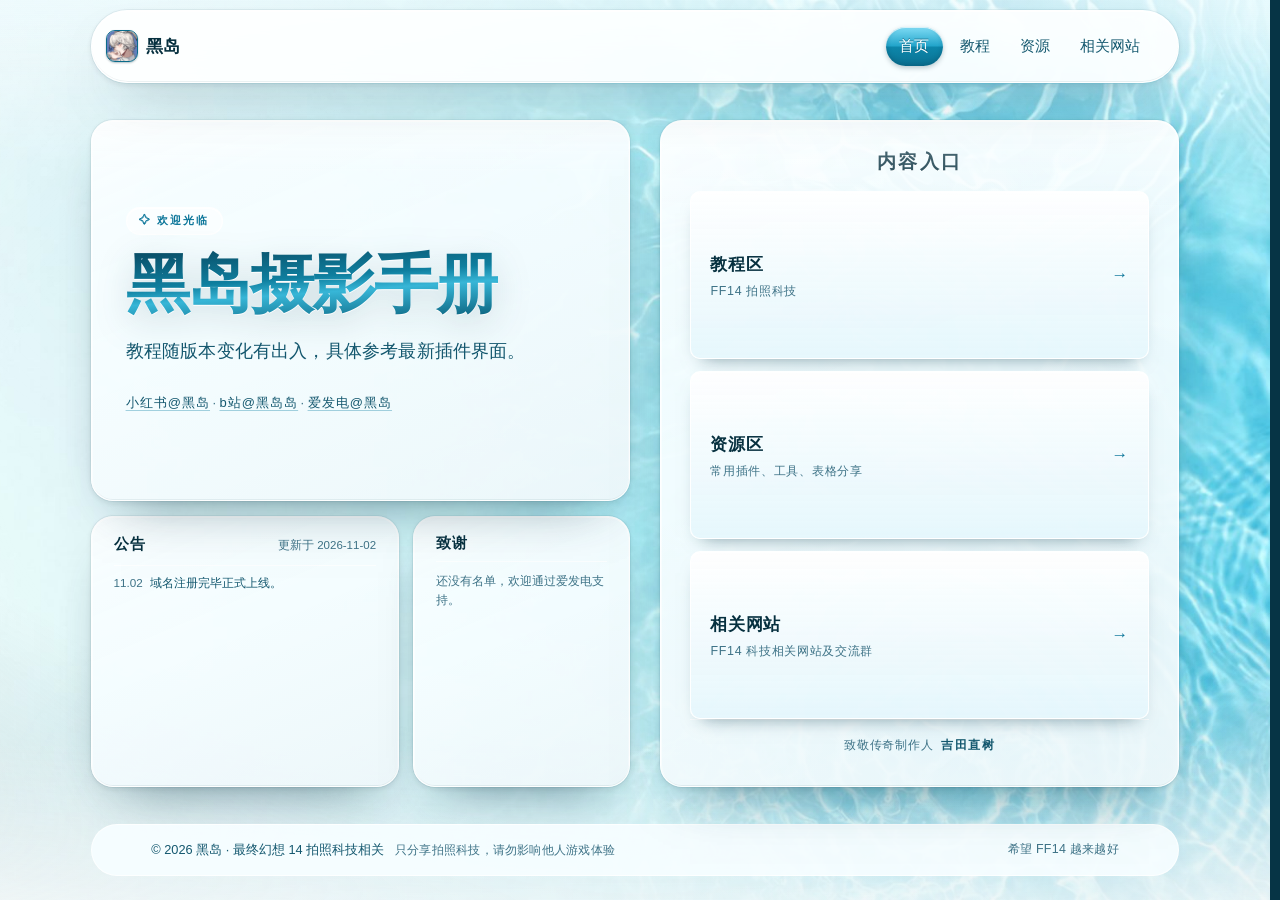
<file: index.html>
<!doctype html>
<html lang="zh-CN">
  <head>
    <meta charset="utf-8" />
    <meta name="viewport" content="width=device-width, initial-scale=1" />
    <title>黑岛摄影手册 · 亚拉戈拍照科技</title>
    <meta name="description" content="黑岛摄影手册：FF14 拍照科技教程、资源与相关网站。" />
    <meta name="theme-color" content="#0a6383" />
    <meta property="og:type" content="website" />
    <meta property="og:title" content="黑岛摄影手册 · 亚拉戈拍照科技" />
    <meta property="og:description" content="FF14 拍照科技教程、资源与相关网站，都在三个入口里。" />
    <meta name="twitter:card" content="summary" />
    <link rel="icon" href="assets/img/favicon.svg" type="image/svg+xml" />

    <link rel="stylesheet" href="assets/css/style.css" />
    <script>
      /* 低配 GPU / 国内套壳浏览器（QQ、360、UC 等）关掉玻璃模糊，避免滚动卡顿 */
      (function () {
        var ua = navigator.userAgent || "";
        var weak = /MQQBrowser|QQBrowser|MicroMessenger|UCBrowser|360SE|360EE|HeyTapBrowser|Core\/\d/i.test(ua);
        if (!weak && navigator.hardwareConcurrency && navigator.hardwareConcurrency <= 4) weak = true;
        if (!weak && navigator.deviceMemory && navigator.deviceMemory <= 4) weak = true;
        var m = /[?&]fast=(\d)/.exec(location.search || "");
        var level = m ? Number(m[1]) : 0;
        if (weak || level >= 1) document.documentElement.className += " low-gpu";
        if (level >= 2) document.documentElement.className += " fast2";
        if (level >= 3) document.documentElement.className += " fast3";
      })();
    </script>

  </head>

  <body class="page-hub">
    <!-- 水下场景：光束、焦散、气泡、暗角（纯装饰） -->
    <div class="scene" aria-hidden="true">
      <div class="scene__swell"></div>
      <div class="scene__vignette"></div>
    </div>

    <a class="skip-link" href="#main">跳到主要内容</a>

    <header class="site-header" id="site-header">
      <div class="container site-header__inner">
        <div class="brand">
          <a
            class="brand__mark"
            href="https://www.xiaohongshu.com/user/profile/6412fbc0000000001102217c"
            target="_blank"
            rel="noopener noreferrer"
            aria-label="在小红书找到黑岛"
          >
            <img src="assets/img/avatar.png" alt="" width="32" height="32" />
          </a>
          <a class="brand__text" href="index.html">黑岛</a>
        </div>

        <nav class="nav" id="primary-nav" aria-label="主导航">
          <ul class="nav__list">
            <li><a class="nav__link" href="index.html" aria-current="page">首页</a></li>
            <li><a class="nav__link" href="tutorials.html">教程</a></li>
            <li><a class="nav__link" href="resources.html">资源</a></li>
            <li><a class="nav__link" href="links.html">相关网站</a></li>
          </ul>
        </nav>

        <div class="site-header__actions">

          <button
            class="icon-btn nav-toggle"
            id="nav-toggle"
            type="button"
            aria-label="打开菜单"
            aria-expanded="false"
            aria-controls="primary-nav"
          >
            <span></span><span></span><span></span>
          </button>
        </div>
      </div>
    </header>

    <main class="hub" id="main">
      <div class="hub__col">
      <section class="hub__intro" aria-labelledby="hub-title">
        <p class="hub__eyebrow" data-site-eyebrow>✧ 欢迎光临</p>

        <h1 class="hub__title" id="hub-title" data-site-title>黑岛摄影手册</h1>
        <p class="hub__sub" data-site-sub>教程随版本变化有出入，具体参考最新插件界面。</p>
        <p class="hub__meta" data-site-links>
          <a
            href="https://www.xiaohongshu.com/user/profile/6412fbc0000000001102217c"
            target="_blank"
            rel="noopener noreferrer"
            >小红书@黑岛</a
          >
          <span aria-hidden="true">·</span>
          <a
            href="https://space.bilibili.com/68283920"
            target="_blank"
            rel="noopener noreferrer"
            >b站@黑岛岛</a
          >
          <span aria-hidden="true">·</span>
          <a
            href="https://afdian.com/a/heidao0928"
            target="_blank"
            rel="noopener noreferrer"
            >爱发电@黑岛</a
          >
        </p>
      </section>

      <div class="hub__duo">
        <section class="hub__rail hub__notice" aria-labelledby="notice-title">
        <div class="hub__rail-head">
          <h2 class="hub__rail-title" id="notice-title">公告</h2>
          <span class="hub__notice-updated" data-notice-updated></span>
        </div>

        <ul class="hub__feed" data-notice-list>
          <li class="hub__feed-empty">载入中…</li>
        </ul>
        </section>

        <section class="hub__thanks" aria-labelledby="thanks-title">
          <div class="hub__rail-head">
            <h2 class="hub__thanks-title" id="thanks-title">致谢</h2>
          </div>
          <ul class="hub__thanks-list" data-thanks-list>
            <li class="hub__thanks-empty">载入中…</li>
          </ul>
        </section>
      </div>
      </div>

      <aside class="hub__panel" aria-labelledby="entry-title">
        <h2 class="hub__panel-title" id="entry-title">内容入口</h2>

        <ul class="entry-list" data-site-entries>
          <li>
            <a class="entry" href="tutorials.html">
              <span class="entry__text">
                <span class="entry__label">教程区</span>
                <span class="entry__desc">FF14 拍照科技</span>
              </span>
              <span class="entry__arrow" aria-hidden="true">→</span>
            </a>
          </li>
          <li>
            <a class="entry" href="resources.html">
              <span class="entry__text">
                <span class="entry__label">资源区</span>
                <span class="entry__desc">常用插件、工具、表格分享</span>
              </span>
              <span class="entry__arrow" aria-hidden="true">→</span>
            </a>
          </li>
          <li>
            <a class="entry" href="links.html">
              <span class="entry__text">
                <span class="entry__label">相关网站</span>
                <span class="entry__desc">FF14 科技相关网站及交流群</span>
              </span>
              <span class="entry__arrow" aria-hidden="true">→</span>
            </a>
          </li>
        </ul>
        <p class="hub__credit" data-site-tribute>
          <span>致敬传奇制作人</span>
          <strong>吉田直树</strong>
        </p>
      </aside>
    </main>

    <footer class="site-footer">
      <div class="container site-footer__inner">
        <p>© <span data-year>2026</span> 黑岛 · 最终幻想 14 拍照科技相关 <span class="site-footer__note">只分享拍照科技，请勿影响他人游戏体验</span></p>
        <p class="site-footer__wish" data-site-wish>希望 FF14 越来越好</p>
      </div>
    </footer>

    <script src="assets/data/notices.js"></script>
    <script src="assets/data/site.js"></script>
    <script src="assets/data/thanks.js"></script>
    <script src="assets/js/main.js"></script>
  </body>
</html>
</file>
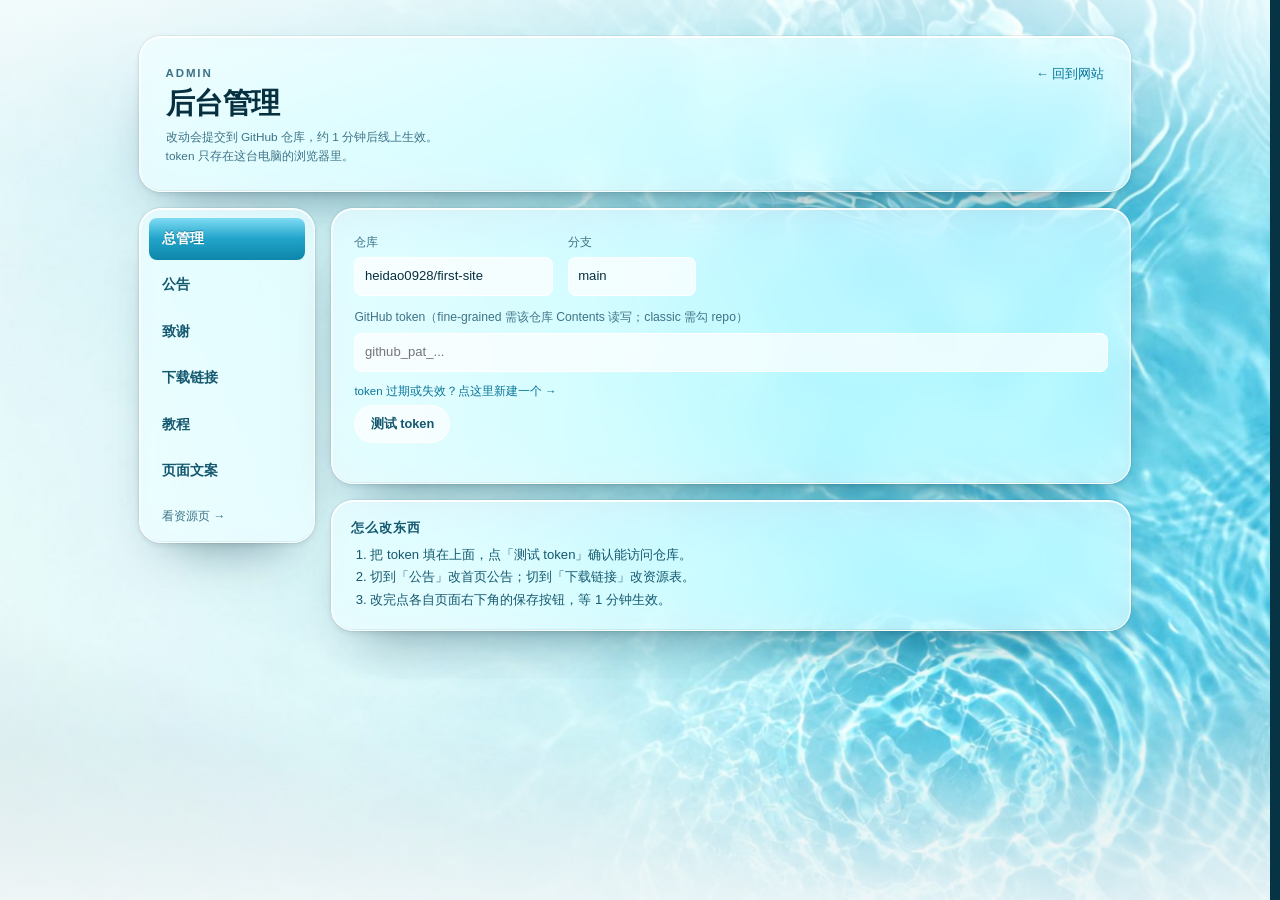
<file: admin.html>
<!doctype html>
<html lang="zh-CN">
  <head>
    <meta charset="utf-8" />
    <meta name="viewport" content="width=device-width, initial-scale=1" />
    <title>后台管理 · 黑岛摄影手册</title>
    <meta name="robots" content="noindex, nofollow" />
    <meta name="theme-color" content="#0a6383" />
    <link rel="icon" href="assets/img/favicon.svg" type="image/svg+xml" />
    <link rel="stylesheet" href="assets/css/style.css" />
    <script>
      /* 低配 GPU / 国内套壳浏览器（QQ、360、UC 等）关掉玻璃模糊，避免滚动卡顿 */
      (function () {
        var ua = navigator.userAgent || "";
        var weak = /MQQBrowser|QQBrowser|MicroMessenger|UCBrowser|360SE|360EE|HeyTapBrowser|Core\/\d/i.test(ua);
        if (!weak && navigator.hardwareConcurrency && navigator.hardwareConcurrency <= 4) weak = true;
        if (!weak && navigator.deviceMemory && navigator.deviceMemory <= 4) weak = true;
        var m = /[?&]fast=(\d)/.exec(location.search || "");
        var level = m ? Number(m[1]) : 0;
        if (weak || level >= 1) document.documentElement.className += " low-gpu";
        if (level >= 2) document.documentElement.className += " fast2";
        if (level >= 3) document.documentElement.className += " fast3";
      })();
    </script>

  </head>

  <body class="page-sub">
    <div class="scene" aria-hidden="true">
      <div class="scene__vignette"></div>
    </div>

    <main class="admin" id="admin-main">
      <header class="admin__head">
        <div>
          <p class="admin__kicker">Admin</p>
          <h1 class="admin__title">后台管理</h1>
          <p class="admin__hint">
            改动会提交到 GitHub 仓库，约 1 分钟后线上生效。token 只存在这台电脑的浏览器里。
          </p>
        </div>
        <a class="admin__back" href="index.html">← 回到网站</a>
      </header>

      <div class="admin__layout">
        <nav class="admin__side" aria-label="管理分区">
          <button type="button" class="admin__tab is-active" data-pane="general">总管理</button>
          <button type="button" class="admin__tab" data-pane="notice">公告</button>
          <button type="button" class="admin__tab" data-pane="thanks">致谢</button>
          <button type="button" class="admin__tab" data-pane="links">下载链接</button>
          <button type="button" class="admin__tab" data-pane="tutorial">教程</button>
          <button type="button" class="admin__tab" data-pane="site">页面文案</button>
          <a class="admin__side-link" href="resources.html">看资源页 →</a>
        </nav>

        <div class="admin__panes">
          <!-- 总管理 -->
          <section class="admin__pane is-active" data-pane-panel="general" aria-label="总管理">
            <div class="admin__bar">
              <label class="admin__field">
                <span>仓库</span>
                <input id="a-repo" value="heidao0928/first-site" spellcheck="false" />
              </label>
              <label class="admin__field">
                <span>分支</span>
                <input id="a-branch" value="main" spellcheck="false" />
              </label>
              <label class="admin__field admin__field--wide">
                <span>GitHub token（fine-grained 需该仓库 Contents 读写；classic 需勾 repo）</span>
                <input id="a-token" type="password" placeholder="github_pat_..." spellcheck="false" />
                <a
                  class="admin__token-link"
                  href="https://github.com/settings/personal-access-tokens/new?name=heidao-site-admin&amp;description=admin&amp;expires_in=365&amp;contents=write"
                  target="_blank"
                  rel="noopener noreferrer"
                  >token 过期或失效？点这里新建一个 →</a
                >
              <p class="admin__token-state" id="a-token-state" hidden></p>
              <div class="admin__bar-actions">
                <button type="button" class="admin__btn" id="a-test">测试 token</button>
              </div>
              <p class="admin__status" id="a-test-status" role="status"></p>
            </div>

            <div class="admin__tips">
              <h2 class="admin__tips-title">怎么改东西</h2>
              <ol>
                <li>把 token 填在上面，点「测试 token」确认能访问仓库。</li>
                <li>切到「公告」改首页公告；切到「下载链接」改资源表。</li>
                <li>改完点各自页面右下角的保存按钮，等 1 分钟生效。</li>
              </ol>
            </div>
          </section>

          <!-- 公告 -->
          <section class="admin__pane" data-pane-panel="notice" aria-label="公告" hidden>
            <div class="admin__bar">
              <label class="admin__field admin__field--wide">
                <span>首页公告（一行一条，格式「日期 内容」，日期可省略）</span>
                <textarea id="n-text" rows="10" spellcheck="false">10.31 资源区开放下载，链接走网盘，提取码见各条
10.31 教程补到 48 篇，按卫月 / brio / ana / 滤镜 / PS / 其他 分类
10.30 首页改版，新增 TIPS 与爱发电入口</textarea>
              </label>
              <div class="admin__bar-actions">
                <button type="button" class="admin__btn" id="n-gen">从提交记录生成草稿</button>
                <button type="button" class="admin__btn" id="n-load">读取公告</button>
                <button type="button" class="admin__btn admin__btn--primary" id="n-save">保存公告</button>
              </div>
              <p class="admin__status" id="n-status" role="status"></p>
            </div>
          </section>

          <!-- 致谢 -->
          <section class="admin__pane" data-pane-panel="thanks" aria-label="致谢" hidden>
            <div class="admin__bar">
              <div class="admin__bar-actions">
                <button type="button" class="admin__btn" id="th-load">重新读取</button>
                <button type="button" class="admin__btn" id="th-add">加一行</button>
                <button type="button" class="admin__btn admin__btn--primary" id="th-save">保存</button>
              </div>
              <p class="admin__status" id="th-status" role="status"></p>
            </div>

            <p class="admin__hint">显示在首页「公告」下方的一条小字。名字留空的行保存时会被忽略。</p>

            <div class="admin__list" id="th-list"></div>
          </section>

          <!-- 页面文案 -->
          <section class="admin__pane" data-pane-panel="site" aria-label="页面文案" hidden>
            <div class="admin__bar">
              <div class="admin__bar-actions">
                <button type="button" class="admin__btn" id="s-load">重新读取</button>
                <button type="button" class="admin__btn admin__btn--primary" id="s-save">保存全部</button>
              </div>
              <p class="admin__status" id="s-status" role="status"></p>
            </div>

            <p class="admin__hint">首页标题、社交链接、内容入口、页脚一句话、三个页面的 TIPS、相关网站列表与自制 mod 卡，都在这里改。</p>

            <div id="s-body"></div>
          </section>

          <!-- 教程 -->
          <section class="admin__pane" data-pane-panel="tutorial" aria-label="教程" hidden>
            <div class="admin__bar">
              <div class="admin__bar-actions">
                <button type="button" class="admin__btn" id="t-load">重新读取</button>
                <button type="button" class="admin__btn admin__btn--primary" id="t-save">保存全部</button>
              </div>
              <p class="admin__status" id="t-status" role="status"></p>
            </div>

            <div class="admin__field admin__field--new">
              <label class="admin__label" for="t-add-file">新建教程：选封面图</label>
              <div class="admin__new-row">
                <input type="file" id="t-add-file" accept="image/*" />
                <input type="text" id="t-add-title" placeholder="教程标题" />
                <button type="button" class="admin__btn" id="t-add">添加</button>
              </div>
              <p class="admin__hint">封面会自动压成 720 宽的 WebP 再上传，编号顺延（如 c52）。添加后补分类和链接，最后点「保存全部」。</p>
            </div>

            <div class="admin__list" id="t-list"></div>
          </section>

          <!-- 下载链接 -->
          <section class="admin__pane" data-pane-panel="links" aria-label="下载链接" hidden>
            <div class="admin__bar">
              <div class="admin__bar-actions">
                <button type="button" class="admin__btn" id="a-load">读取资源表</button>
                <button type="button" class="admin__btn admin__btn--primary" id="a-save">保存到 GitHub</button>
                <button type="button" class="admin__btn" id="a-add">新增一条</button>
              </div>
              <p class="admin__status" id="a-status" role="status"></p>
            </div>

            <ol class="admin__list" id="a-list"></ol>
          </section>
        </div>
      </div>
    </main>

    <script>
      (function () {
        var tabs = document.querySelectorAll("[data-pane]");
        var panes = document.querySelectorAll("[data-pane-panel]");

        function activate(name) {
          Array.prototype.forEach.call(tabs, function (item) {
            item.classList.toggle("is-active", item.getAttribute("data-pane") === name);
          });
          Array.prototype.forEach.call(panes, function (pane) {
            var active = pane.getAttribute("data-pane-panel") === name;
            pane.classList.toggle("is-active", active);
            pane.hidden = !active;
          });
        }

        Array.prototype.forEach.call(tabs, function (tab) {
          tab.addEventListener("click", function () {
            var name = tab.getAttribute("data-pane");
            activate(name);
            try {
              history.replaceState(null, "", "#" + name);
            } catch (error) {
              /* file:// 下可能被拦，忽略 */
            }
          });
        });

        var hash = (location.hash || "").replace("#", "");
        if (hash && document.querySelector('[data-pane-panel="' + hash + '"]')) activate(hash);
      })();
    </script>
    <script src="assets/js/admin.js"></script>
    <script src="assets/js/notices-admin.js"></script>
    <script src="assets/js/tutorials-admin.js"></script>
    <script src="assets/js/thanks-admin.js"></script>
    <script src="assets/js/site-admin.js"></script>
  </body>
</html>
</file>
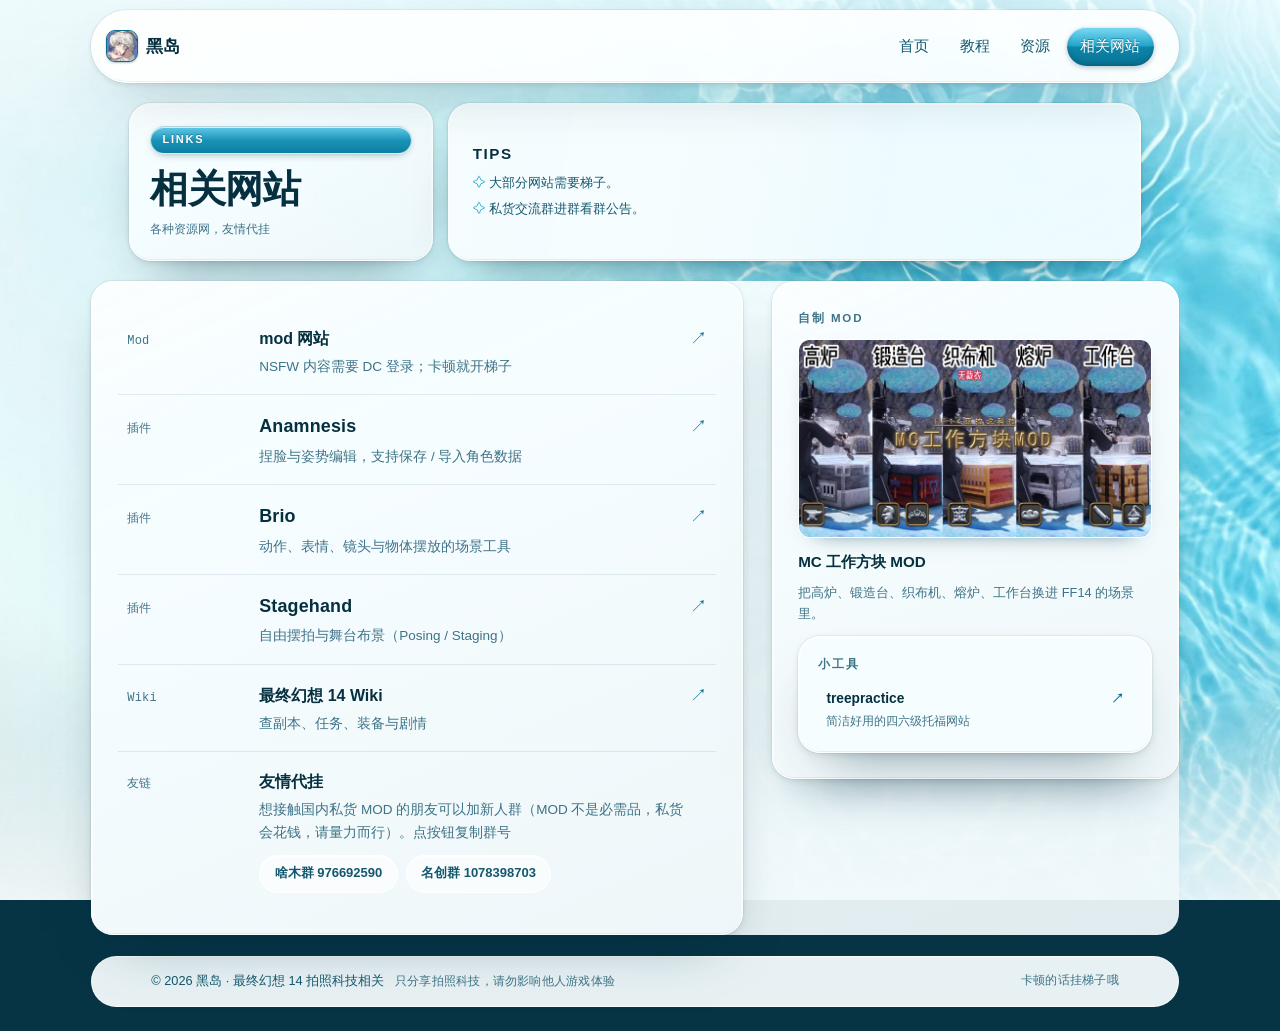
<file: links.html>
<!doctype html>
<html lang="zh-CN">
  <head>
    <meta charset="utf-8" />
    <meta name="viewport" content="width=device-width, initial-scale=1" />
    <title>相关网站 · 黑岛摄影手册</title>
    <meta name="description" content="常逛的网站和资料站。" />
    <meta name="theme-color" content="#0a6383" />
    <link rel="icon" href="assets/img/favicon.svg" type="image/svg+xml" />

    <script>
      (function () {
        document.documentElement.classList.add("js");
        try {
          var saved = localStorage.getItem("theme");
          var dark = saved
            ? saved === "dark"
            : window.matchMedia("(prefers-color-scheme: dark)").matches;
          document.documentElement.dataset.theme = dark ? "dark" : "light";
        } catch (e) {}
      })();
    </script>

    <link rel="stylesheet" href="assets/css/style.css" />
    <script>
      /* 低配 GPU / 国内套壳浏览器（QQ、360、UC 等）关掉玻璃模糊，避免滚动卡顿 */
      (function () {
        var ua = navigator.userAgent || "";
        var weak = /MQQBrowser|QQBrowser|MicroMessenger|UCBrowser|360SE|360EE|HeyTapBrowser|Core\/\d/i.test(ua);
        if (!weak && navigator.hardwareConcurrency && navigator.hardwareConcurrency <= 4) weak = true;
        if (!weak && navigator.deviceMemory && navigator.deviceMemory <= 4) weak = true;
        var m = /[?&]fast=(\d)/.exec(location.search || "");
        var level = m ? Number(m[1]) : 0;
        if (weak || level >= 1) document.documentElement.className += " low-gpu";
        if (level >= 2) document.documentElement.className += " fast2";
        if (level >= 3) document.documentElement.className += " fast3";
      })();
    </script>

  </head>

  <body>
    <div class="scene" aria-hidden="true">
      <div class="scene__swell"></div>
      <div class="scene__vignette"></div>
    </div>

    <a class="skip-link" href="#main">跳到主要内容</a>

    <header class="site-header" id="site-header">
      <div class="container site-header__inner">
        <div class="brand">
          <a
            class="brand__mark"
            href="https://www.xiaohongshu.com/user/profile/6412fbc0000000001102217c"
            target="_blank"
            rel="noopener noreferrer"
            aria-label="在小红书找到黑岛"
          >
            <img src="assets/img/avatar.png" alt="" width="32" height="32" />
          </a>
          <a class="brand__text" href="index.html">黑岛</a>
        </div>

        <nav class="nav" id="primary-nav" aria-label="主导航">
          <ul class="nav__list">
            <li><a class="nav__link" href="index.html">首页</a></li>
            <li><a class="nav__link" href="tutorials.html">教程</a></li>
            <li><a class="nav__link" href="resources.html">资源</a></li>
            <li><a class="nav__link" href="links.html" aria-current="page">相关网站</a></li>
          </ul>
        </nav>

        <div class="site-header__actions">
          <button class="icon-btn nav-toggle" id="nav-toggle" type="button" aria-label="打开菜单" aria-expanded="false" aria-controls="primary-nav">
            <span></span><span></span><span></span>
          </button>
        </div>
      </div>
    </header>

    <main id="main">
      <section class="page-top">
        <div class="container page-top__grid">
          <header class="page-card">
            <div class="page-card__body">
              <p class="section__kicker">Links</p>
              <h1 class="page-card__title">相关网站</h1>
              <p class="page-card__meta">各种资源网，友情代挂</p>
            </div>
          </header>

          <aside class="page-tips page-tips--plain" aria-label="Tips">
            <h2 class="page-tips__title">TIPS</h2>
            <ul class="page-tips__list" data-page-tips>
              <li>大部分网站需要梯子。</li>
              <li>私货交流群进群看群公告，我只是帮朋友代挂。</li>
            </ul>
          </aside>
        </div>
      </section>

      <section class="section section--tight links-split-section">
        <div class="container links-split">
          <div class="links-list">
<ul class="post-list" data-links-rows>
            <li class="post-item">
              <a class="post-item__link" href="https://www.xivmodarchive.com/" target="_blank" rel="noopener">
                <span class="post-item__date">Mod</span>
                <span class="post-item__body">
                  <span class="post-item__title">mod 网站</span>
                  <span class="post-item__summary">NSFW 内容需要 DC 登录；卡顿就开梯子</span>
                </span>
                <span class="post-item__arrow" aria-hidden="true">↗</span>
              </a>
            </li>
            <li class="post-item">
              <a class="post-item__link" href="https://ff14.huijiwiki.com/" target="_blank" rel="noopener">
                <span class="post-item__date">Wiki</span>
                <span class="post-item__body">
                  <span class="post-item__title">最终幻想 14 Wiki</span>
                  <span class="post-item__summary">查副本、任务、装备与剧情</span>
                </span>
                <span class="post-item__arrow" aria-hidden="true">↗</span>
              </a>
            </li>
            <li class="post-item">
              <div class="post-item__link post-item__link--static">
                <span class="post-item__date">友链</span>
                <span class="post-item__body">
                  <span class="post-item__title">友情代挂</span>
                  <span class="post-item__summary">想接触国内私货 MOD 的朋友可以加新人群（MOD 不是必需品，私货会花钱，请量力而行）。点按钮复制群号</span>
                  <span class="link-buttons">
                    <button type="button" class="chip" data-copy="976692590">啥木的群 976692590</button>
                    <button type="button" class="chip" data-copy="1078398703">名创群 1078398703</button>
                  </span>
                </span>
              </div>
            </li>
            <li class="post-item">
              <a class="post-item__link" href="https://www.treepractice.com/" target="_blank" rel="noopener noreferrer">
                <span class="post-item__date">学习</span>
                <span class="post-item__body">
                  <span class="post-item__title">treepractice</span>
                  <span class="post-item__summary">简洁好用的四六级托福网站</span>
                </span>
                <span class="post-item__arrow" aria-hidden="true">↗</span>
              </a>
            </li>
          </ul>
          </div>

          <aside class="links-promo" aria-label="自制 mod">
            <p class="links-promo__kicker">自制 mod</p>
            <a class="links-promo__card" data-links-promo href="https://www.bilibili.com/video/BV1Xxx9zsEDp/" target="_blank" rel="noopener noreferrer" title="【FF14mod】minecraft 工作方块免费分享">
              <img class="links-promo__cover" src="assets/img/covers/c51.webp" alt="MC 工作方块 MOD" loading="lazy" decoding="async" />
              <p class="links-promo__title">MC 工作方块 MOD</p>
              <p class="links-promo__desc">把高炉、锻造台、织布机、熔炉、工作台换进 FF14 的场景里。</p>
            </a>
          
          <aside class="links-tools" aria-label="小工具" data-links-tools>
            <p class="links-tools__kicker">小工具</p>
            <div class="links-tools__list"></div>
          </aside></aside>
        </div>
      </section>
    </main>

    <footer class="site-footer">
      <div class="container site-footer__inner">
        <p>© <span data-year>2026</span> 黑岛 · 最终幻想 14 拍照科技相关 <span class="site-footer__note">只分享拍照科技，请勿影响他人游戏体验</span></p>
        <p class="site-footer__wish" data-site-wish>广告位招租</p>
      </div>
    </footer>

    <script src="assets/data/site.js"></script>
    <script src="assets/js/main.js"></script>
  </body>
</html>
</file>
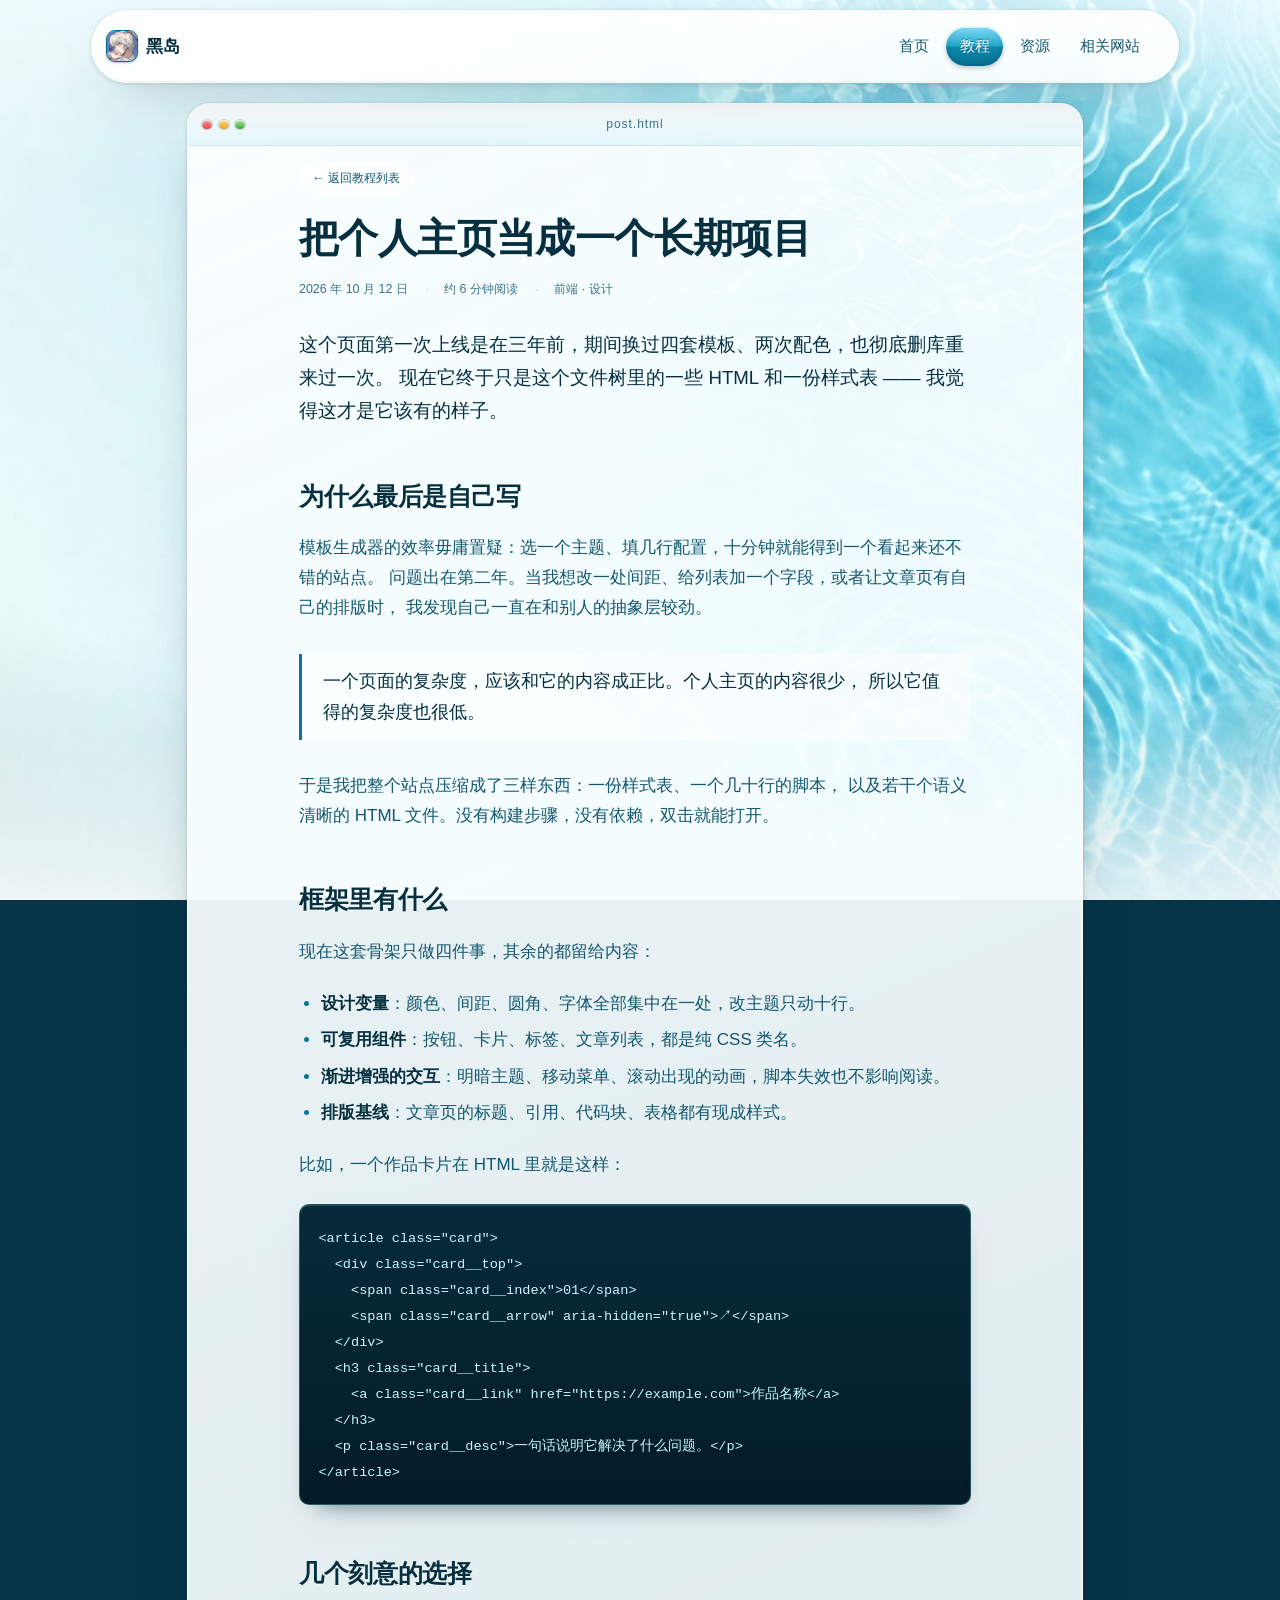
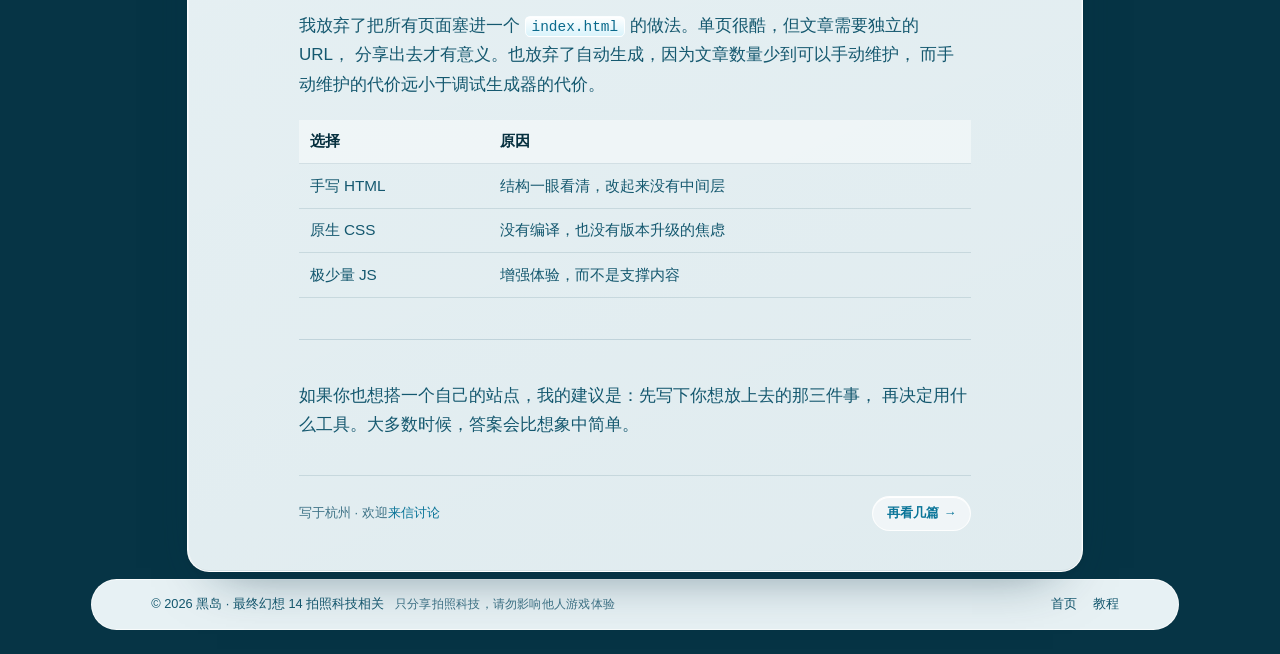
<file: post.html>
<!doctype html>
<html lang="zh-CN">
  <head>
    <meta charset="utf-8" />
    <meta name="viewport" content="width=device-width, initial-scale=1" />
    <title>第一篇教程的标题 · 黑岛</title>
    <meta
      name="description"
      content="为什么我放弃了模板生成器，改成手写一套自己的个人主页框架。"
    />
    <meta name="theme-color" content="#0a6383" />
    <link rel="icon" href="assets/img/favicon.svg" type="image/svg+xml" />

    <script>
      (function () {
        document.documentElement.classList.add("js");
        try {
          var saved = localStorage.getItem("theme");
          var dark = saved
            ? saved === "dark"
            : window.matchMedia("(prefers-color-scheme: dark)").matches;
          document.documentElement.dataset.theme = dark ? "dark" : "light";
        } catch (e) {}
      })();
    </script>

    <link rel="stylesheet" href="assets/css/style.css" />
    <script>
      /* 低配 GPU / 国内套壳浏览器（QQ、360、UC 等）关掉玻璃模糊，避免滚动卡顿 */
      (function () {
        var ua = navigator.userAgent || "";
        var weak = /MQQBrowser|QQBrowser|MicroMessenger|UCBrowser|360SE|360EE|HeyTapBrowser|Core\/\d/i.test(ua);
        if (!weak && navigator.hardwareConcurrency && navigator.hardwareConcurrency <= 4) weak = true;
        if (!weak && navigator.deviceMemory && navigator.deviceMemory <= 4) weak = true;
        var m = /[?&]fast=(\d)/.exec(location.search || "");
        var level = m ? Number(m[1]) : 0;
        if (weak || level >= 1) document.documentElement.className += " low-gpu";
        if (level >= 2) document.documentElement.className += " fast2";
        if (level >= 3) document.documentElement.className += " fast3";
      })();
    </script>

  </head>

  <body>
    <!-- 水下场景：光束、焦散、气泡、暗角（纯装饰） -->
    <div class="scene" aria-hidden="true">
      <div class="scene__swell"></div>
      <div class="scene__vignette"></div>
    </div>

    <a class="skip-link" href="#main">跳到主要内容</a>

    <header class="site-header" id="site-header">
      <div class="container site-header__inner">
        <div class="brand">
          <a
            class="brand__mark"
            href="https://www.xiaohongshu.com/user/profile/6412fbc0000000001102217c"
            target="_blank"
            rel="noopener noreferrer"
            aria-label="在小红书找到黑岛"
          >
            <img src="assets/img/avatar.png" alt="" width="32" height="32" />
          </a>
          <a class="brand__text" href="index.html">黑岛</a>
        </div>

        <nav class="nav" id="primary-nav" aria-label="主导航">
          <ul class="nav__list">
            <li><a class="nav__link" href="index.html">首页</a></li>
            <li><a class="nav__link" href="tutorials.html" aria-current="page">教程</a></li>
            <li><a class="nav__link" href="resources.html">资源</a></li>
            <li><a class="nav__link" href="links.html">相关网站</a></li>
          </ul>
        </nav>

        <div class="site-header__actions">

          <button
            class="icon-btn nav-toggle"
            id="nav-toggle"
            type="button"
            aria-label="打开菜单"
            aria-expanded="false"
            aria-controls="primary-nav"
          >
            <span></span><span></span><span></span>
          </button>
        </div>
      </div>
    </header>

    <main id="main">
      <!-- ================= 文章 ================= -->
      <!-- ✏️ 复制本页另存为 post-xxx.html（与 index.html 放在同一目录），再改标题、日期和正文 -->
      <article class="post">
        <div class="window-bar" aria-hidden="true">
          <span class="window-bar__dots"><i></i><i></i><i></i></span>
          <span class="window-bar__title">post.html</span>
        </div>
        <header class="post__header">
          <a class="post__back" href="tutorials.html">← 返回教程列表</a>
          <h1 class="post__title">把个人主页当成一个长期项目</h1>
          <p class="post__meta">
            <span>2026 年 10 月 12 日</span>
            <span>约 6 分钟阅读</span>
            <span>前端 · 设计</span>
          </p>
        </header>

        <div class="prose">
          <p class="prose__lede">
            这个页面第一次上线是在三年前，期间换过四套模板、两次配色，也彻底删库重来过一次。
            现在它终于只是这个文件树里的一些 HTML 和一份样式表 —— 我觉得这才是它该有的样子。
          </p>

          <h2>为什么最后是自己写</h2>
          <p>
            模板生成器的效率毋庸置疑：选一个主题、填几行配置，十分钟就能得到一个看起来还不错的站点。
            问题出在第二年。当我想改一处间距、给列表加一个字段，或者让文章页有自己的排版时，
            我发现自己一直在和别人的抽象层较劲。
          </p>

          <blockquote>
            <p>
              一个页面的复杂度，应该和它的内容成正比。个人主页的内容很少，
              所以它值得的复杂度也很低。
            </p>
          </blockquote>

          <p>
            于是我把整个站点压缩成了三样东西：一份样式表、一个几十行的脚本，
            以及若干个语义清晰的 HTML 文件。没有构建步骤，没有依赖，双击就能打开。
          </p>

          <h2>框架里有什么</h2>
          <p>现在这套骨架只做四件事，其余的都留给内容：</p>
          <ul>
            <li><strong>设计变量</strong>：颜色、间距、圆角、字体全部集中在一处，改主题只动十行。</li>
            <li><strong>可复用组件</strong>：按钮、卡片、标签、文章列表，都是纯 CSS 类名。</li>
            <li><strong>渐进增强的交互</strong>：明暗主题、移动菜单、滚动出现的动画，脚本失效也不影响阅读。</li>
            <li><strong>排版基线</strong>：文章页的标题、引用、代码块、表格都有现成样式。</li>
          </ul>

          <p>比如，一个作品卡片在 HTML 里就是这样：</p>

          <pre><code>&lt;article class="card"&gt;
  &lt;div class="card__top"&gt;
    &lt;span class="card__index"&gt;01&lt;/span&gt;
    &lt;span class="card__arrow" aria-hidden="true"&gt;↗&lt;/span&gt;
  &lt;/div&gt;
  &lt;h3 class="card__title"&gt;
    &lt;a class="card__link" href="https://example.com"&gt;作品名称&lt;/a&gt;
  &lt;/h3&gt;
  &lt;p class="card__desc"&gt;一句话说明它解决了什么问题。&lt;/p&gt;
&lt;/article&gt;</code></pre>

          <h2>几个刻意的选择</h2>
          <p>
            我放弃了把所有页面塞进一个 <code>index.html</code> 的做法。单页很酷，但文章需要独立的 URL，
            分享出去才有意义。也放弃了自动生成，因为文章数量少到可以手动维护，
            而手动维护的代价远小于调试生成器的代价。
          </p>

          <table>
            <thead>
              <tr>
                <th>选择</th>
                <th>原因</th>
              </tr>
            </thead>
            <tbody>
              <tr>
                <td>手写 HTML</td>
                <td>结构一眼看清，改起来没有中间层</td>
              </tr>
              <tr>
                <td>原生 CSS</td>
                <td>没有编译，也没有版本升级的焦虑</td>
              </tr>
              <tr>
                <td>极少量 JS</td>
                <td>增强体验，而不是支撑内容</td>
              </tr>
            </tbody>
          </table>

          <hr />

          <p>
            如果你也想搭一个自己的站点，我的建议是：先写下你想放上去的那三件事，
            再决定用什么工具。大多数时候，答案会比想象中简单。
          </p>
        </div>

        <footer class="post__foot">
          <p>写于杭州 · 欢迎<a href="mailto:hello@example.com">来信讨论</a></p>
          <a class="section__link" href="blog.html">再看几篇</a>
        </footer>
      </article>
    </main>

    <footer class="site-footer">
      <div class="container site-footer__inner">
        <p>© <span data-year>2026</span> 黑岛 · 最终幻想 14 拍照科技相关 <span class="site-footer__note">只分享拍照科技，请勿影响他人游戏体验</span></p>
        <ul class="site-footer__links">
          <li><a href="index.html">首页</a></li>
          <li><a href="tutorials.html">教程</a></li>
        </ul>
      </div>
    </footer>

    <button class="to-top" id="to-top" type="button" aria-label="回到顶部">
      <svg viewBox="0 0 24 24" width="18" height="18" fill="none" stroke="currentColor" stroke-width="1.8" stroke-linecap="round" stroke-linejoin="round" aria-hidden="true">
        <path d="M12 19V5M5.5 11.5 12 5l6.5 6.5" />
      </svg>
    </button>

    <script src="assets/js/main.js"></script>
  </body>
</html>
</file>
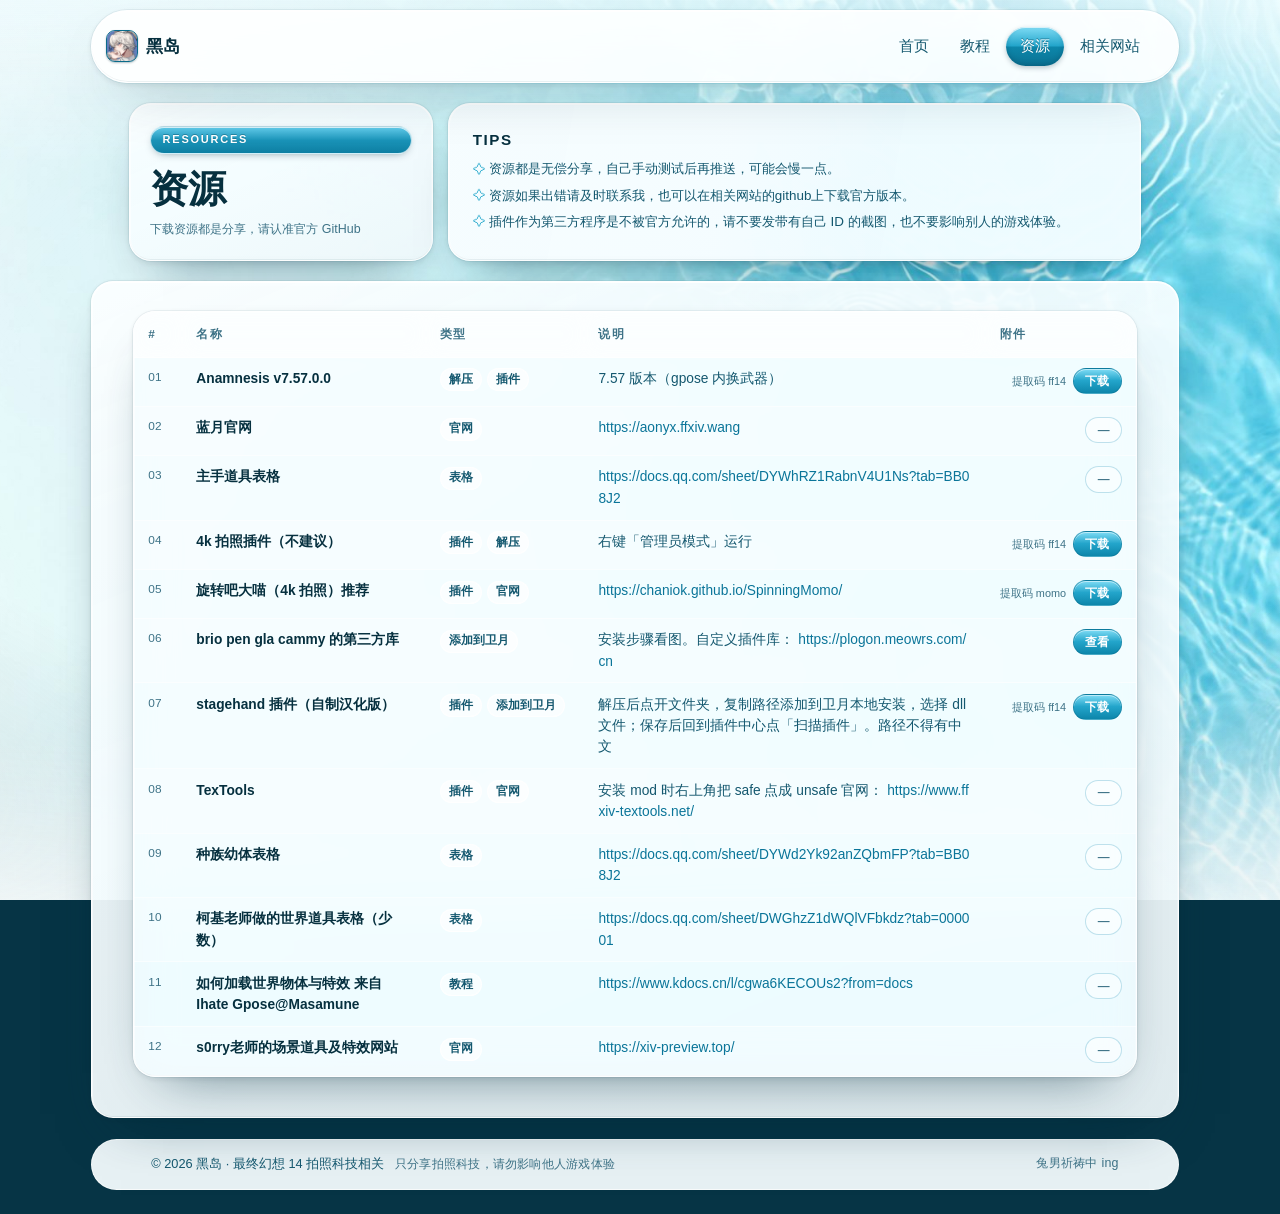
<file: resources.html>
<!doctype html>
<html lang="zh-CN">
  <head>
    <meta charset="utf-8" />
    <meta name="viewport" content="width=device-width, initial-scale=1" />
    <title>资源 · 黑岛摄影手册</title>
    <meta name="description" content="黑岛整理的工具、素材和参考资料。" />
    <meta name="theme-color" content="#0a6383" />
    <link rel="icon" href="assets/img/favicon.svg" type="image/svg+xml" />

    <script>
      (function () {
        document.documentElement.classList.add("js");
        try {
          var saved = localStorage.getItem("theme");
          var dark = saved
            ? saved === "dark"
            : window.matchMedia("(prefers-color-scheme: dark)").matches;
          document.documentElement.dataset.theme = dark ? "dark" : "light";
        } catch (e) {}
      })();
    </script>

    <link rel="stylesheet" href="assets/css/style.css" />
    <script>
      /* 低配 GPU / 国内套壳浏览器（QQ、360、UC 等）关掉玻璃模糊，避免滚动卡顿 */
      (function () {
        var ua = navigator.userAgent || "";
        var weak = /MQQBrowser|QQBrowser|MicroMessenger|UCBrowser|360SE|360EE|HeyTapBrowser|Core\/\d/i.test(ua);
        if (!weak && navigator.hardwareConcurrency && navigator.hardwareConcurrency <= 4) weak = true;
        if (!weak && navigator.deviceMemory && navigator.deviceMemory <= 4) weak = true;
        var m = /[?&]fast=(\d)/.exec(location.search || "");
        var level = m ? Number(m[1]) : 0;
        if (weak || level >= 1) document.documentElement.className += " low-gpu";
        if (level >= 2) document.documentElement.className += " fast2";
        if (level >= 3) document.documentElement.className += " fast3";
      })();
    </script>

  </head>

  <body>
    <div class="scene" aria-hidden="true">
      <div class="scene__swell"></div>
      <div class="scene__vignette"></div>
    </div>

    <a class="skip-link" href="#main">跳到主要内容</a>

    <header class="site-header" id="site-header">
      <div class="container site-header__inner">
        <div class="brand">
          <a
            class="brand__mark"
            href="https://www.xiaohongshu.com/user/profile/6412fbc0000000001102217c"
            target="_blank"
            rel="noopener noreferrer"
            aria-label="在小红书找到黑岛"
          >
            <img src="assets/img/avatar.png" alt="" width="32" height="32" />
          </a>
          <a class="brand__text" href="index.html">黑岛</a>
        </div>

        <nav class="nav" id="primary-nav" aria-label="主导航">
          <ul class="nav__list">
            <li><a class="nav__link" href="index.html">首页</a></li>
            <li><a class="nav__link" href="tutorials.html">教程</a></li>
            <li><a class="nav__link" href="resources.html" aria-current="page">资源</a></li>
            <li><a class="nav__link" href="links.html">相关网站</a></li>
          </ul>
        </nav>

        <div class="site-header__actions">
          <button class="icon-btn nav-toggle" id="nav-toggle" type="button" aria-label="打开菜单" aria-expanded="false" aria-controls="primary-nav">
            <span></span><span></span><span></span>
          </button>
        </div>
      </div>
    </header>

    <main id="main">
      <section class="page-top">
        <div class="container page-top__grid">
          <header class="page-card">
            <div class="page-card__body">
              <p class="section__kicker">Resources</p>
              <h1 class="page-card__title">资源</h1>
              <p class="page-card__meta">下载资源都是分享，请认准官方 GitHub</p>
            </div>
          </header>

          <aside class="page-tips page-tips--plain" aria-label="Tips">
            <h2 class="page-tips__title">TIPS</h2>
            <ul class="page-tips__list" data-page-tips>
              <li>资源都是无偿分享，自己手动测试后再推送，可能会慢一点。</li>
              <li>资源如果出错请及时联系我。</li>
              <li>插件作为第三方程序是不被官方允许的，请不要发带有自己 ID 的截图，也不要影响别人的游戏体验。</li>
            </ul>
          </aside>
        </div>
      </section>

      <section class="section section--tight">
        <div class="container">
        <div class="res-table-wrap">
          <table class="res-table">
            <caption class="res-table__caption">资源列表：名称、类型、说明与附件</caption>
            <thead>
              <tr>
                <th scope="col">#</th>
                <th scope="col">名称</th>
                <th scope="col">类型</th>
                <th scope="col">说明</th>
                <th scope="col">附件</th>
              </tr>
            </thead>
            <tbody data-res-body>
              <tr>
                <td class="res-table__empty" colspan="5">正在载入资源列表…</td>
              </tr>
            </tbody>
          </table>
        </div>
        </div>
      </section>
      <dialog class="lightbox" id="guide-lightbox" aria-label="7.38 Brio Pen Gla 安装教程">
        <button class="lightbox__close" type="button" data-lightbox-close aria-label="关闭">×</button>
        <img class="lightbox__img" src="assets/img/resources/brio-3rd-party-install.jpg" alt="7.38 Brio Pen Gla 安装教程步骤图" />
      </dialog>

    </main>

    <footer class="site-footer">
      <div class="container site-footer__inner">
        <p>© <span data-year>2026</span> 黑岛 · 最终幻想 14 拍照科技相关 <span class="site-footer__note">只分享拍照科技，请勿影响他人游戏体验</span></p>
        <p class="site-footer__wish" data-site-wish>兔男祈祷中 ing</p>
      </div>
    </footer>

    <script src="assets/data/resources.js"></script>
    <script src="assets/data/site.js"></script>
    <script src="assets/js/main.js"></script>
  </body>
</html>
</file>
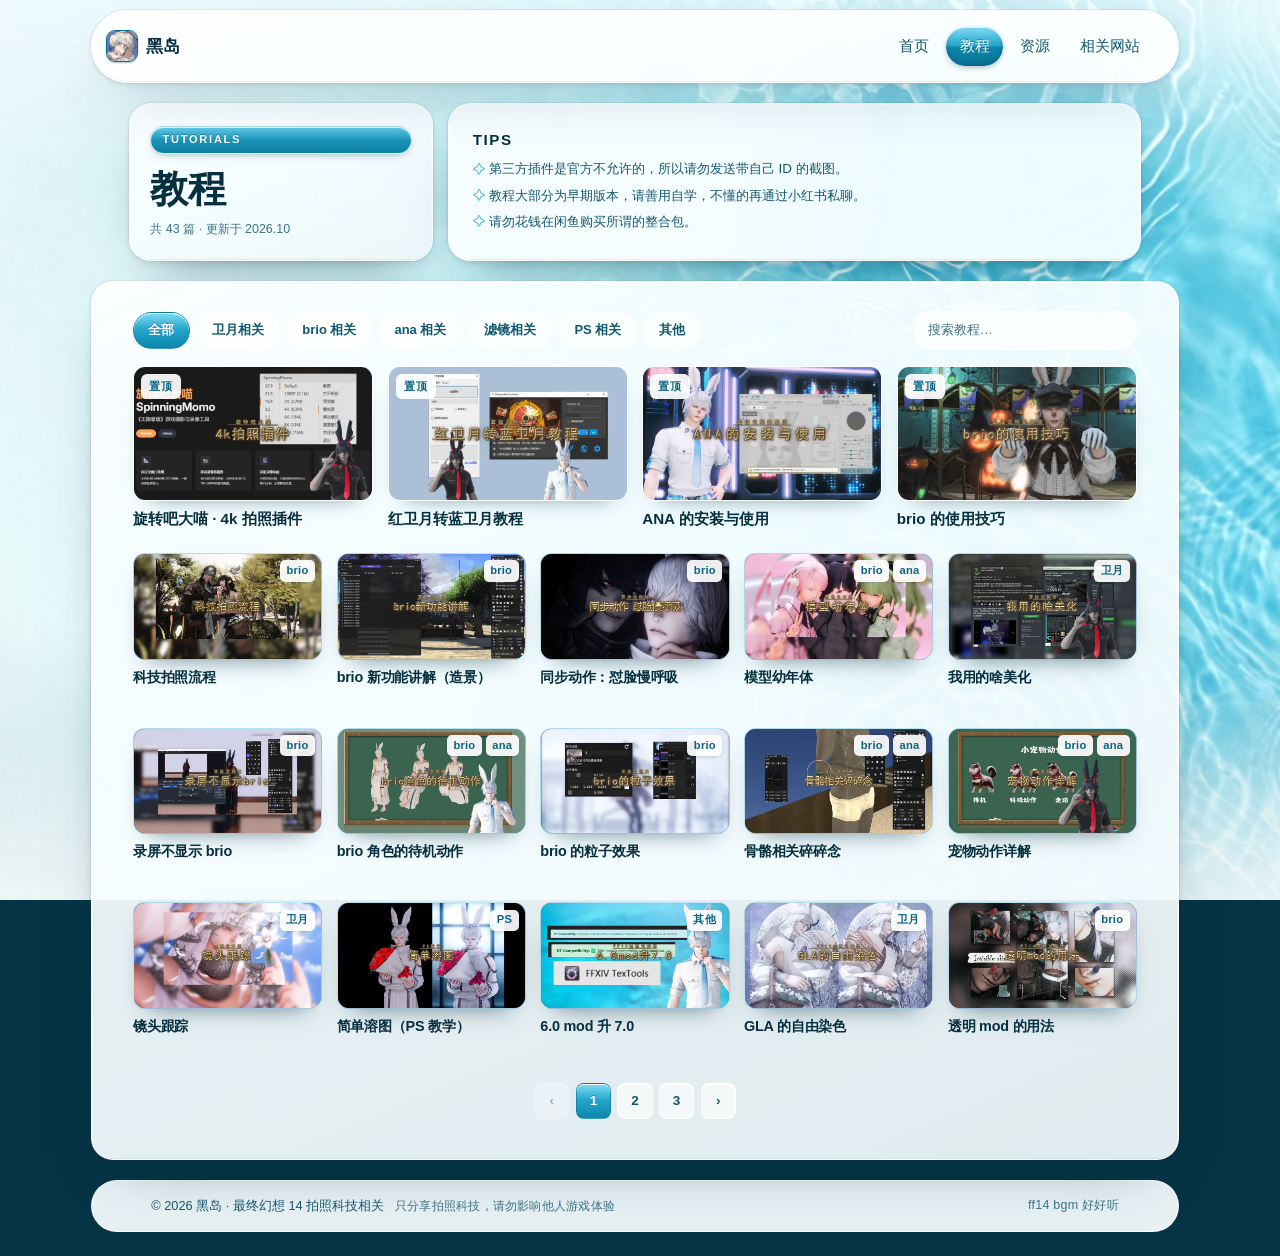
<file: tutorials.html>
<!doctype html>
<html lang="zh-CN">
  <head>
    <meta charset="utf-8" />
    <meta name="viewport" content="width=device-width, initial-scale=1" />
    <title>教程 · 黑岛摄影手册</title>
    <meta name="description" content="黑岛的 FF14 拍照科技教程：7.0 版本教程、拍图过程、滤镜与插件应用。" />
    <meta name="theme-color" content="#0a6383" />
    <link rel="icon" href="assets/img/favicon.svg" type="image/svg+xml" />

    <script>
      (function () {
        document.documentElement.classList.add("js");
        try {
          var saved = localStorage.getItem("theme");
          var dark = saved
            ? saved === "dark"
            : window.matchMedia("(prefers-color-scheme: dark)").matches;
          document.documentElement.dataset.theme = dark ? "dark" : "light";
        } catch (e) {}
      })();
    </script>

    <link rel="stylesheet" href="assets/css/style.css" />
    <script>
      /* 低配 GPU / 国内套壳浏览器（QQ、360、UC 等）关掉玻璃模糊，避免滚动卡顿 */
      (function () {
        var ua = navigator.userAgent || "";
        var weak = /MQQBrowser|QQBrowser|MicroMessenger|UCBrowser|360SE|360EE|HeyTapBrowser|Core\/\d/i.test(ua);
        if (!weak && navigator.hardwareConcurrency && navigator.hardwareConcurrency <= 4) weak = true;
        if (!weak && navigator.deviceMemory && navigator.deviceMemory <= 4) weak = true;
        var m = /[?&]fast=(\d)/.exec(location.search || "");
        var level = m ? Number(m[1]) : 0;
        if (weak || level >= 1) document.documentElement.className += " low-gpu";
        if (level >= 2) document.documentElement.className += " fast2";
        if (level >= 3) document.documentElement.className += " fast3";
      })();
    </script>

  </head>

  <body>
    <div class="scene" aria-hidden="true">
      <div class="scene__swell"></div>
      <div class="scene__vignette"></div>
    </div>

    <a class="skip-link" href="#main">跳到主要内容</a>

    <header class="site-header" id="site-header">
      <div class="container site-header__inner">
        <div class="brand">
          <a
            class="brand__mark"
            href="https://www.xiaohongshu.com/user/profile/6412fbc0000000001102217c"
            target="_blank"
            rel="noopener noreferrer"
            aria-label="在小红书找到黑岛"
          >
            <img src="assets/img/avatar.png" alt="" width="32" height="32" />
          </a>
          <a class="brand__text" href="index.html">黑岛</a>
        </div>

        <nav class="nav" id="primary-nav" aria-label="主导航">
          <ul class="nav__list">
            <li><a class="nav__link" href="index.html">首页</a></li>
            <li><a class="nav__link" href="tutorials.html" aria-current="page">教程</a></li>
            <li><a class="nav__link" href="resources.html">资源</a></li>
            <li><a class="nav__link" href="links.html">相关网站</a></li>
          </ul>
        </nav>

        <div class="site-header__actions">
          <button class="icon-btn nav-toggle" id="nav-toggle" type="button" aria-label="打开菜单" aria-expanded="false" aria-controls="primary-nav">
            <span></span><span></span><span></span>
          </button>
        </div>
      </div>
    </header>

    <main id="main">
      <section class="page-top">
        <div class="container page-top__grid">
          <header class="page-card">
<div class="page-card__body">
              <p class="section__kicker">Tutorials</p>
              <h1 class="page-card__title">教程</h1>
              <p class="page-card__meta" data-tut-meta>共 44 篇 · 更新于 2026.10</p>
            </div>
          </header>

          <aside class="page-tips" aria-label="Tips">
            <h2 class="page-tips__title">TIPS</h2>
            <ul class="page-tips__list" data-page-tips>
              <li>第三方插件是官方不允许的，所以请勿发送带自己 ID 的截图。</li>
              <li>教程大部分为早期版本，请善用自学，不懂的再通过小红书私聊。</li>
              <li>请勿花钱在闲鱼购买所谓的整合包。</li>
            </ul>
          </aside>
        </div>
      </section>

      <section class="section section--tight">
        <div class="container">
                    <div class="tut-toolbar">
          <div class="tut-filters" data-tut-filters role="group" aria-label="教程分类">
            <button class="chip is-active" type="button" data-filter="all" aria-pressed="true">全部</button>
            <button class="chip" type="button" data-filter="weiyue" aria-pressed="false">卫月相关</button>
            <button class="chip" type="button" data-filter="brio" aria-pressed="false">brio 相关</button>
            <button class="chip" type="button" data-filter="ana" aria-pressed="false">ana 相关</button>
            <button class="chip" type="button" data-filter="filter" aria-pressed="false">滤镜相关</button>
            <button class="chip" type="button" data-filter="ps" aria-pressed="false">PS 相关</button>
            <button class="chip" type="button" data-filter="other" aria-pressed="false">其他</button>
          </div>
            <div class="tut-search">
              <input type="search" data-tut-search placeholder="搜索教程…" autocomplete="off" aria-label="搜索教程" />
              <button type="button" class="tut-search__clear" data-tut-search-clear hidden aria-label="清空搜索">×</button>
            </div>
          </div>

                                        <section class="tut-featured" data-tut-featured aria-label="置顶教程"></section>

          <section class="tut-featured tut-featured--cat" data-tut-cat-featured hidden aria-label="分类置顶"></section>

          <div class="tut-grid"></div>

          <p class="tut-empty" data-tut-empty hidden>这个分类还没有教程。</p>

                  <nav class="tut-pager" data-tut-pager aria-label="教程分页"></nav>
</div>
      </section>
    </main>

    <footer class="site-footer">
      <div class="container site-footer__inner">
        <p>© <span data-year>2026</span> 黑岛 · 最终幻想 14 拍照科技相关 <span class="site-footer__note">只分享拍照科技，请勿影响他人游戏体验</span></p>
        <p class="site-footer__wish" data-site-wish>ff14 bgm 好好听</p>
      </div>
    </footer>

    <script src="assets/data/tutorials.js"></script>
    <script src="assets/data/site.js"></script>
    <script src="assets/js/main.js"></script>
  </body>
</html>
</file>
<file: assets/css/style.css>
/* ==========================================================================
   个人主页 · 水下 Y2K / iPhone 4 风格样式
   --------------------------------------------------------------------------
   目录
   01 主题变量      02 基础重置      03 水下场景      04 排版
   05 玻璃面板      06 页头导航      07 Hero 窗口     08 区块标题
   09 关于          10 作品卡片      11 文章列表      12 联系
   13 页脚          14 文章页        15 按钮与小组件  16 动画
   17 响应式
   ========================================================================== */

/* --------------------------------------------------------------------------
   01 主题变量
   -------------------------------------------------------------------------- */
:root {
  color-scheme: light;

  /* 布局 */
  --edge: clamp(0.75rem, 3vw, 2.5rem);
  /* 宽屏时内容栏跟着变宽，避免两侧空出太多水面 */
  --container: min(76rem, max(68rem, 66vw));
  --radius: 22px;
  --radius-sm: 10px;
  --radius-xs: 8px;
  --radius-full: 999px;

  /* 玻璃面板 */
  --panel: rgba(240, 253, 255, 0.67);
  --panel-strong: rgba(255, 255, 255, 0.92);
  --panel-line: rgba(255, 255, 255, 0.9);
  --panel-gloss: rgba(255, 255, 255, 0.95);
  --panel-edge: rgba(6, 70, 95, 0.16);

  /* 文字 */
  --ink: #06303f;
  --ink-2: #14586f;
  --ink-3: #3e7387;
  --on-dark: #eafaff;

  /* 强调色 */
  --accent: #0a7599;
  --accent-2: #0f9fc6;
  --accent-ink: #ffffff;
  --accent-soft: rgba(15, 159, 198, 0.14);
  --glow: rgba(150, 240, 255, 0.6);

  /* 阴影 */
  --shadow-panel: inset 0 1px 0 rgba(255, 255, 255, 0.92),
    inset 1px 0 0 rgba(255, 255, 255, 0.55),
    inset -1px 0 0 rgba(255, 255, 255, 0.28),
    inset 0 -1px 0 rgba(6, 60, 80, 0.07),
    0 26px 54px -30px rgba(1, 45, 62, 0.58), 0 2px 6px rgba(1, 45, 62, 0.1),
    0 0 0 1px rgba(6, 70, 95, 0.06);
  --shadow-soft: 0 12px 24px -16px rgba(1, 45, 62, 0.45);
  --shadow-pop: 0 20px 40px -22px rgba(1, 45, 62, 0.6);

  /* 字体：2010 年前后就是 Helvetica 的天下 */
  --font-sans: "Helvetica Neue", Helvetica, Arial, "PingFang SC",
    "Hiragino Sans GB", "Microsoft YaHei", "Noto Sans SC", sans-serif;
  --font-mono: ui-monospace, "SF Mono", "Cascadia Code", Consolas,
    "Liberation Mono", monospace;

  --ease: cubic-bezier(0.22, 0.61, 0.36, 1);
  --dur: 0.3s;
  --header-h: 4.6rem;
}

/* --------------------------------------------------------------------------
   02 基础重置
   -------------------------------------------------------------------------- */
*,
*::before,
*::after {
  box-sizing: border-box;
}

html {
  scroll-behavior: smooth;
  scroll-padding-top: calc(var(--header-h) + 1rem);
  -webkit-text-size-adjust: 100%;
  background: #063445;
}

body {
  margin: 0;
  font-family: var(--font-sans);
  font-size: clamp(1rem, 0.97rem + 0.12vw, 1.0625rem);
  line-height: 1.75;
  color: var(--ink);
  -webkit-font-smoothing: antialiased;
  -moz-osx-font-smoothing: grayscale;
  overflow-x: hidden;
}

img,
svg,
video {
  display: block;
  max-width: 100%;
}

img {
  height: auto;
}

a {
  color: inherit;
  text-decoration: none;
}

p {
  margin: 0 0 1.1em;
}

ul,
ol {
  margin: 0;
  padding: 0;
}

button {
  font: inherit;
  color: inherit;
}

::selection {
  background: rgba(120, 235, 255, 0.55);
  color: #03202c;
}

:focus-visible {
  outline: 2px solid var(--accent);
  outline-offset: 2px;
  border-radius: 4px;
}

/* 滚动条：浅色轨道 + 水蓝色滑块 */
html {
  scrollbar-width: thin;
  scrollbar-color: #7fd8ef rgba(255, 255, 255, 0.66);
}

::-webkit-scrollbar {
  width: 12px;
  height: 12px;
}

::-webkit-scrollbar-track {
  background: rgba(255, 255, 255, 0.66);
}

::-webkit-scrollbar-thumb {
  border: 2px solid rgba(255, 255, 255, 0.66);
  border-radius: var(--radius-full);
  background: linear-gradient(180deg, #eafcff, #7fd8ef 45%, #2a9cbe);
}

::-webkit-scrollbar-thumb:hover {
  background: linear-gradient(180deg, #ffffff, #8fe4f7 45%, #1f8fb0);
}

.skip-link {
  position: fixed;
  top: 0.75rem;
  left: 0.75rem;
  z-index: 300;
  padding: 0.55rem 1rem;
  border-radius: var(--radius-sm);
  background: var(--accent);
  color: var(--accent-ink);
  font-size: 0.875rem;
  transform: translateY(-200%);
  transition: transform var(--dur) var(--ease);
}

.skip-link:focus-visible {
  transform: translateY(0);
}

/* --------------------------------------------------------------------------
   03 水下场景：浅海 + 阳光 + 光束 + 像素气泡
   -------------------------------------------------------------------------- */
.scene {
  position: fixed;
  inset: 0;
  z-index: -1;
  overflow: hidden;
  /* 用一张实拍水面照当底：换图只改下面这一行 */
  background: #9fe9fa url("../img/bg-water.jpg") center / cover no-repeat;
}

/* 水面正上方的太阳光晕 */
/* 四周白色柔化：掩盖底图像素不足 */
.scene::after {
  content: "";
  position: absolute;
  inset: 0;
  background:
    radial-gradient(
      120% 100% at 50% 50%,
      rgba(255, 255, 255, 0) 42%,
      rgba(255, 255, 255, 0.35) 68%,
      rgba(248, 254, 255, 0.82) 88%,
      #ffffff 100%
    ),
    linear-gradient(180deg, rgba(255, 255, 255, 0.55), rgba(255, 255, 255, 0) 18%, rgba(255, 255, 255, 0) 82%, rgba(255, 255, 255, 0.6));
  pointer-events: none;
}

/* 四周压暗，突出中间的玻璃窗口（浅海不那么狠） */
.scene__vignette {
  position: absolute;
  inset: 0;
  background: radial-gradient(
    120% 90% at 50% 32%,
    transparent 56%,
    rgba(2, 62, 84, 0.24) 100%
  );
  mix-blend-mode: multiply;
}

/* --------------------------------------------------------------------------
   04 排版
   -------------------------------------------------------------------------- */
h1,
h2,
h3,
h4 {
  margin: 0;
  font-weight: 700;
  line-height: 1.2;
  letter-spacing: -0.015em;
  text-wrap: balance;
}

code,
kbd,
pre {
  font-family: var(--font-mono);
  font-size: 0.9em;
}

/* --------------------------------------------------------------------------
   05 玻璃面板：整页的「窗口」都靠这一组变量
   -------------------------------------------------------------------------- */
.container {
  width: 100%;
  max-width: var(--container);
  margin-inline: auto;
  padding-inline: var(--edge);
}

/* 面板外框 */
.hero,
.section,
.page-head,
.post {
  position: relative;
  background: var(--panel);
  border: 1px solid var(--panel-line);
  border-top-color: var(--panel-gloss);
  border-radius: var(--radius);
  box-shadow: var(--shadow-panel);
  backdrop-filter: blur(20px) saturate(168%) brightness(1.045);
  -webkit-backdrop-filter: blur(20px) saturate(168%) brightness(1.045);
}

/* Windows 风格的窗口标题栏 */
.window-bar {
  position: absolute;
  inset: 0 0 auto;
  z-index: 2;
  display: flex;
  align-items: center;
  gap: 0.75rem;
  height: 2.6rem;
  padding-inline: 0.9rem;
  border-bottom: 1px solid var(--panel-edge);
  border-radius: var(--radius) var(--radius) 0 0;
  background: linear-gradient(
    180deg,
    rgba(255, 255, 255, 0.94),
    rgba(219, 245, 252, 0.7)
  );
  font-size: 0.75rem;
  color: var(--ink-3);
  letter-spacing: 0.08em;
  user-select: none;
}

.window-bar__dots {
  display: flex;
  gap: 0.4rem;
}

.window-bar__dots i {
  width: 0.62rem;
  height: 0.62rem;
  border-radius: 50%;
  box-shadow: inset 0 1px 1px rgba(255, 255, 255, 0.85),
    0 0 0 1px rgba(6, 60, 80, 0.18);
}

.window-bar__dots i:nth-child(1) {
  background: linear-gradient(180deg, #ff9e9e, #e84545);
}

.window-bar__dots i:nth-child(2) {
  background: linear-gradient(180deg, #ffe08a, #e8a723);
}

.window-bar__dots i:nth-child(3) {
  background: linear-gradient(180deg, #a8f09a, #3fa838);
}

.window-bar__title {
  position: absolute;
  left: 50%;
  transform: translateX(-50%);
  max-width: 60%;
  overflow: hidden;
  white-space: nowrap;
  text-overflow: ellipsis;
}

/* 面板共用内边距 */
.hero,
.page-head,
.post,
.section {
  padding: clamp(1.35rem, 3.2vw, 2.5rem) clamp(1.25rem, 3.2vw, 2.6rem);
}

/* 标题栏占位 */
.hero,
.page-head,
.post {
  padding-top: clamp(3.35rem, 5vw, 3.6rem);
}

/* 面板里的 container 不再放大 */
.hero > .container,
.page-head > .container,
.section > .container,
.post > .container {
  max-width: none;
  padding-inline: 0;
}

/* --------------------------------------------------------------------------
   06 页头：悬浮的玻璃胶囊
   -------------------------------------------------------------------------- */
.site-header {
  position: sticky;
  top: 0;
  z-index: 100;
  padding: 0.6rem var(--edge) 0.35rem;
}

/* 页头后面的一层柔焦，避免内容从缝隙里透出来 */
.site-header::before {
  content: "";
  position: absolute;
  inset: 0;
  z-index: -1;
  backdrop-filter: blur(10px);
  -webkit-backdrop-filter: blur(10px);
  background: linear-gradient(
    180deg,
    rgba(230, 250, 255, 0.35),
    rgba(230, 250, 255, 0)
  );
  mask-image: linear-gradient(180deg, #000 55%, transparent);
  -webkit-mask-image: linear-gradient(180deg, #000 55%, transparent);
  pointer-events: none;
}

.site-header__inner {
  position: relative;
  width: 100%;
  max-width: var(--container);
  min-height: var(--header-h);
  margin-inline: auto;
  padding: 0.45rem 0.5rem 0.45rem 0.85rem;
  display: flex;
  align-items: center;
  gap: 1rem;
  border: 1px solid var(--panel-line);
  border-top-color: var(--panel-gloss);
  border-radius: var(--radius-full);
  background: var(--panel-strong);
  box-shadow: var(--shadow-panel);
  backdrop-filter: blur(18px) saturate(160%);
  -webkit-backdrop-filter: blur(18px) saturate(160%);
  transition: box-shadow var(--dur) var(--ease),
    background-color var(--dur) var(--ease);
}

.site-header.is-scrolled .site-header__inner {
  box-shadow: inset 0 1px 0 rgba(255, 255, 255, 0.9),
    0 18px 34px -20px rgba(1, 45, 62, 0.6);
}

.brand {
  display: inline-flex;
  align-items: center;
  gap: 0.55rem;
  font-weight: 700;
  letter-spacing: -0.01em;
  white-space: nowrap;
}

.brand__mark {
  display: grid;
  place-items: center;
  width: 2rem;
  height: 2rem;
  border-radius: 9px;
  border: 1px solid #0a6b8a;
  background: linear-gradient(180deg, #8fe6ff 0%, #3fb9dd 46%, #0f8fb3 54%, #0a6f90 100%);
  color: #fff;
  font-size: 0.95rem;
  line-height: 1;
  text-shadow: 0 -1px 0 rgba(0, 50, 70, 0.5);
  box-shadow: inset 0 1px 0 rgba(255, 255, 255, 0.85),
    inset 0 -2px 4px rgba(0, 40, 60, 0.25), 0 1px 2px rgba(1, 45, 62, 0.3);
  transition: transform var(--dur) var(--ease);
}

.brand__mark:hover {
  transform: rotate(-6deg) scale(1.06);
}

.brand__text {
  transition: color var(--dur) var(--ease);
}

.brand__text:hover {
  color: var(--accent);
}

.nav {
  margin-left: auto;
}

.nav__list {
  display: flex;
  align-items: center;
  gap: 0.2rem;
  list-style: none;
}

.nav__link {
  display: inline-block;
  padding: 0.42rem 0.85rem;
  border-radius: var(--radius-full);
  color: var(--ink-2);
  font-size: 0.9375rem;
  transition: color var(--dur) var(--ease),
    background-color var(--dur) var(--ease),
    box-shadow var(--dur) var(--ease);
}

.nav__link:hover {
  color: var(--ink);
  background: rgba(255, 255, 255, 0.55);
  box-shadow: inset 0 1px 0 rgba(255, 255, 255, 0.9);
}

.nav__link.is-active,
.nav__link[aria-current="page"] {
  color: var(--accent-ink);
  background: linear-gradient(180deg, #7fdcf5 0%, #23a5cb 48%, #0d86aa 52%, #0a7293 100%);
  text-shadow: 0 -1px 0 rgba(0, 50, 70, 0.45);
  box-shadow: inset 0 1px 0 rgba(255, 255, 255, 0.7),
    inset 0 -2px 5px rgba(0, 40, 60, 0.2), 0 2px 5px rgba(1, 45, 62, 0.25);
}

.site-header__actions {
  display: flex;
  align-items: center;
  gap: 0.4rem;
}

.icon-btn {
  display: grid;
  place-items: center;
  width: 2.4rem;
  height: 2.4rem;
  padding: 0;
  border: 1px solid var(--panel-edge);
  border-radius: var(--radius-full);
  background: linear-gradient(180deg, rgba(255, 255, 255, 0.95), rgba(222, 245, 252, 0.7));
  color: var(--ink-2);
  cursor: pointer;
  box-shadow: inset 0 1px 0 rgba(255, 255, 255, 0.95),
    0 1px 2px rgba(1, 45, 62, 0.12);
  transition: color var(--dur) var(--ease), transform var(--dur) var(--ease),
    box-shadow var(--dur) var(--ease);
}

.icon-btn:hover {
  color: var(--accent);
  transform: translateY(-1px);
  box-shadow: inset 0 1px 0 rgba(255, 255, 255, 0.95),
    0 4px 10px -4px rgba(1, 45, 62, 0.4);
}

.icon-btn:active {
  transform: translateY(0) scale(0.96);
}

.icon-btn svg {
  width: 1.1rem;
  height: 1.1rem;
}

/* 汉堡按钮 */
.nav-toggle {
  display: none;
  position: relative;
}

.nav-toggle span {
  position: absolute;
  top: 50%;
  left: 50%;
  width: 1rem;
  height: 2px;
  margin: -1px 0 0 -0.5rem;
  border-radius: 2px;
  background: currentColor;
  box-shadow: 0 1px 0 rgba(255, 255, 255, 0.6);
  transition: transform var(--dur) var(--ease), opacity var(--dur) var(--ease);
}

.nav-toggle span:nth-child(1) {
  transform: translateY(-6px);
}

.nav-toggle span:nth-child(2) {
  transform: translateY(0);
}

.nav-toggle span:nth-child(3) {
  transform: translateY(6px);
}

.nav-toggle[aria-expanded="true"] span:nth-child(1) {
  transform: rotate(45deg);
}

.nav-toggle[aria-expanded="true"] span:nth-child(2) {
  opacity: 0;
  transform: scaleX(0);
}

.nav-toggle[aria-expanded="true"] span:nth-child(3) {
  transform: rotate(-45deg);
}

/* --------------------------------------------------------------------------
   07 Hero：主窗口
   -------------------------------------------------------------------------- */
.hero {
  width: min(100% - 2 * var(--edge), var(--container));
  margin: 0.9rem auto clamp(0.9rem, 1.6vw, 1.4rem);
  overflow: hidden;
}

/* 水面反光，压在标题栏下面 */
.hero::after {
  content: "";
  position: absolute;
  inset: 2.6rem 0 auto;
  height: 62%;
  background:
    linear-gradient(
      112deg,
      rgba(255, 255, 255, 0.6) 0%,
      rgba(255, 255, 255, 0.12) 26%,
      rgba(255, 255, 255, 0) 42%
    ),
    linear-gradient(
      180deg,
      rgba(255, 255, 255, 0.35),
      rgba(255, 255, 255, 0) 70%
    );
  pointer-events: none;
}

/* --------------------------------------------------------------------------
   08 区块标题
   -------------------------------------------------------------------------- */
.section {
  width: min(100% - 2 * var(--edge), var(--container));
  margin: clamp(0.9rem, 1.6vw, 1.4rem) auto;
}

.section__kicker {
  display: inline-block;
  margin: 0 0 0.65rem;
  padding: 0.22rem 0.7rem;
  border-radius: var(--radius-full);
  border: 1px solid rgba(255, 255, 255, 0.7);
  background: linear-gradient(180deg, #63cdec 0%, #1a93b8 52%, #0d7fa2 100%);
  color: #fff;
  font-size: 0.6875rem;
  font-weight: 700;
  letter-spacing: 0.16em;
  text-transform: uppercase;
  text-shadow: 0 -1px 0 rgba(0, 60, 80, 0.35);
  box-shadow: inset 0 1px 0 rgba(255, 255, 255, 0.75),
    0 3px 8px -4px rgba(1, 45, 62, 0.5);
}

.section__link {
  flex: none;
  display: inline-flex;
  align-items: center;
  gap: 0.3rem;
  padding: 0.35rem 0.85rem;
  border-radius: var(--radius-full);
  border: 1px solid rgba(255, 255, 255, 0.85);
  background: rgba(255, 255, 255, 0.5);
  color: var(--accent);
  font-size: 0.8125rem;
  font-weight: 600;
  box-shadow: inset 0 1px 0 rgba(255, 255, 255, 0.95);
  transition: color var(--dur) var(--ease),
    background-color var(--dur) var(--ease), transform var(--dur) var(--ease);
}

.section__link:hover {
  background: rgba(255, 255, 255, 0.85);
  transform: translateY(-1px);
}

.section__link::after {
  content: "→";
  transition: transform var(--dur) var(--ease);
}

.section__link:hover::after {
  transform: translateX(3px);
}

.tag {
  padding: 0.18rem 0.65rem;
  border: 1px solid rgba(255, 255, 255, 0.9);
  border-radius: var(--radius-full);
  background: linear-gradient(180deg, #ffffff, #d6f2fa);
  color: var(--ink-2);
  font-size: 0.8125rem;
  line-height: 1.7;
  box-shadow: inset 0 1px 0 #fff, 0 1px 2px rgba(1, 45, 62, 0.12);
}

.card {
  position: relative;
  display: flex;
  flex-direction: column;
  gap: 0.7rem;
  padding: 1.35rem;
  border: 1px solid rgba(255, 255, 255, 0.92);
  border-radius: var(--radius-sm);
  background: linear-gradient(
    180deg,
    rgba(255, 255, 255, 0.86),
    rgba(255, 255, 255, 0.58)
  );
  box-shadow: inset 0 1px 0 #fff, 0 12px 24px -18px rgba(1, 45, 62, 0.5);
  transition: transform var(--dur) var(--ease),
    box-shadow var(--dur) var(--ease), border-color var(--dur) var(--ease);
}

.card:hover {
  transform: translateY(-3px);
  border-color: rgba(255, 255, 255, 1);
  box-shadow: inset 0 1px 0 #fff, 0 22px 36px -20px rgba(1, 45, 62, 0.55);
}

.card__top {
  display: flex;
  align-items: center;
  justify-content: space-between;
  gap: 1rem;
}

.card__index {
  color: var(--accent);
  font-family: var(--font-mono);
  font-size: 0.75rem;
  font-weight: 700;
  letter-spacing: 0.08em;
}

.card__arrow {
  display: grid;
  place-items: center;
  width: 1.75rem;
  height: 1.75rem;
  border-radius: 6px;
  border: 1px solid rgba(10, 110, 140, 0.25);
  background: linear-gradient(180deg, #f2fdff, #cfeefa);
  color: var(--accent);
  font-size: 0.8rem;
  box-shadow: inset 0 1px 0 #fff;
  transition: transform var(--dur) var(--ease),
    background-color var(--dur) var(--ease);
}

.card:hover .card__arrow {
  transform: translate(2px, -2px);
  background: linear-gradient(180deg, #b9f0ff, #7fd9f2);
}

.card__title {
  font-size: 1.08rem;
  color: var(--ink);
}

.card__desc {
  margin: 0;
  color: var(--ink-2);
  font-size: 0.9rem;
  line-height: 1.72;
}

.card__link::after {
  content: "";
  position: absolute;
  inset: 0;
  border-radius: inherit;
}

/* --------------------------------------------------------------------------
   11 文章列表
   -------------------------------------------------------------------------- */
.post-list {
  list-style: none;
  display: grid;
}

.post-item + .post-item {
  border-top: 1px solid rgba(6, 70, 95, 0.1);
}

.post-item__link {
  display: grid;
  grid-template-columns: 7rem minmax(0, 1fr) auto;
  align-items: baseline;
  gap: 1.25rem;
  padding: 1rem 0.6rem;
  border-radius: var(--radius-xs);
  transition: background-color var(--dur) var(--ease);
}

.post-item__link:hover {
  background: rgba(255, 255, 255, 0.45);
}

.post-item__date {
  color: var(--ink-3);
  font-family: var(--font-mono);
  font-size: 0.75rem;
  letter-spacing: 0.02em;
}

.post-item__body {
  display: grid;
  gap: 0.2rem;
}

.post-item__title {
  color: var(--ink);
  font-size: 1rem;
  font-weight: 700;
  transition: color var(--dur) var(--ease);
}

.post-item__link:hover .post-item__title {
  color: var(--accent);
}

.post-item__summary {
  color: var(--ink-3);
  font-size: 0.8438rem;
  line-height: 1.65;
}

.post-item__arrow {
  color: var(--accent);
  transition: transform var(--dur) var(--ease);
}

.post-item__link:hover .post-item__arrow {
  transform: translateX(4px);
}

/* --------------------------------------------------------------------------
   13 页脚
   -------------------------------------------------------------------------- */
.site-footer {
  width: min(100% - 2 * var(--edge), var(--container));
  margin: 0.4rem auto 1.5rem;
  padding: 0.85rem 1.3rem;
  border: 1px solid rgba(255, 255, 255, 0.7);
  border-radius: var(--radius-full);
  background: rgba(255, 255, 255, 0.5);
  backdrop-filter: blur(12px) saturate(140%);
  -webkit-backdrop-filter: blur(12px) saturate(140%);
  color: var(--ink-2);
  font-size: 0.8rem;
}

.site-footer__inner {
  display: flex;
  flex-wrap: wrap;
  align-items: center;
  justify-content: space-between;
  gap: 0.6rem 1rem;
}

.site-footer p {
  margin: 0;
}

.site-footer__links {
  display: flex;
  gap: 1rem;
  list-style: none;
}

.site-footer__links a:hover {
  color: var(--accent);
}

/* --------------------------------------------------------------------------
   14 文章页与内页
   -------------------------------------------------------------------------- */
.page-head {
  width: min(100% - 2 * var(--edge), var(--container));
  margin: 0.9rem auto clamp(0.9rem, 1.6vw, 1.4rem);
}

.section--tight {
  padding-top: clamp(1.1rem, 2.4vw, 1.8rem);
}

/* 文章主体 */
.post {
  width: min(100% - 2 * var(--edge), 56rem);
  margin: 0.9rem auto 0;
}

.post__header {
  max-width: 42rem;
  margin-inline: auto;
}

.post__back {
  display: inline-flex;
  align-items: center;
  gap: 0.3rem;
  margin-bottom: 1.1rem;
  padding: 0.28rem 0.75rem;
  border: 1px solid rgba(255, 255, 255, 0.85);
  border-radius: var(--radius-full);
  background: rgba(255, 255, 255, 0.55);
  color: var(--ink-2);
  font-size: 0.78rem;
  box-shadow: inset 0 1px 0 rgba(255, 255, 255, 0.95);
  transition: color var(--dur) var(--ease),
    background-color var(--dur) var(--ease);
}

.post__back:hover {
  color: var(--accent);
  background: rgba(255, 255, 255, 0.85);
}

.post__title {
  font-size: clamp(1.7rem, 4vw, 2.5rem);
  line-height: 1.25;
  color: var(--ink);
  text-shadow: 0 1px 0 rgba(255, 255, 255, 0.75);
}

.post__meta {
  display: flex;
  flex-wrap: wrap;
  gap: 0.4rem 1.1rem;
  margin: 1rem 0 0;
  color: var(--ink-3);
  font-size: 0.78rem;
}

.post__meta span::before {
  content: "·";
  margin-right: 0.95rem;
  color: rgba(6, 70, 95, 0.3);
}

.post__meta span:first-child::before {
  display: none;
}

.prose {
  max-width: 42rem;
  margin-inline: auto;
  padding-top: 1.8rem;
  color: var(--ink-2);
}

.prose > * + * {
  margin-top: 1.3em;
}

.prose h2,
.prose h3,
.prose h4 {
  color: var(--ink);
  scroll-margin-top: calc(var(--header-h) + 1.5rem);
  text-shadow: 0 1px 0 rgba(255, 255, 255, 0.7);
}

.prose h2 {
  margin-top: 2.2em;
  font-size: 1.45em;
}

.prose h3 {
  margin-top: 1.8em;
  font-size: 1.18em;
}

.prose .prose__lede {
  font-size: 1.1em;
  color: var(--ink);
}

.prose a {
  color: var(--accent);
  text-decoration: underline;
  text-decoration-thickness: 1px;
  text-underline-offset: 3px;
  transition: text-decoration-color var(--dur) var(--ease);
}

.prose a:hover {
  text-decoration-thickness: 2px;
}

.prose strong {
  color: var(--ink);
  font-weight: 700;
}

.prose ul,
.prose ol {
  padding-left: 1.3em;
}

.prose li + li {
  margin-top: 0.4em;
}

.prose li::marker {
  color: var(--accent);
}

.prose blockquote {
  margin: 1.8em 0;
  padding: 0.7em 1.2em;
  border-left: 3px solid var(--accent);
  border-radius: 0 var(--radius-xs) var(--radius-xs) 0;
  background: rgba(255, 255, 255, 0.45);
  color: var(--ink);
  font-size: 1.03em;
}

.prose blockquote p:last-child {
  margin-bottom: 0;
}

.prose :not(pre) > code {
  padding: 0.12em 0.4em;
  border: 1px solid rgba(255, 255, 255, 0.9);
  border-radius: 5px;
  background: linear-gradient(180deg, #ffffff, #d9f3fb);
  color: #0a6a8c;
  font-size: 0.85em;
  box-shadow: inset 0 1px 0 #fff;
}

/* 代码块：一小块深水终端 */
.prose pre {
  position: relative;
  margin-block: 1.6em;
  padding: 1.2rem 1.15rem;
  border: 1px solid rgba(140, 235, 255, 0.25);
  border-radius: var(--radius-sm);
  background: linear-gradient(180deg, #062b3a, #031c27);
  overflow-x: auto;
  line-height: 1.7;
  box-shadow: inset 0 1px 0 rgba(180, 245, 255, 0.16),
    0 14px 26px -18px rgba(0, 20, 30, 0.75);
}

.prose pre code {
  color: #c8f6ff;
  font-size: 0.85rem;
}

.prose hr {
  margin-block: 2.4em;
  border: 0;
  border-top: 1px solid rgba(6, 70, 95, 0.15);
}

.prose img {
  border: 4px solid rgba(255, 255, 255, 0.9);
  border-radius: var(--radius-sm);
  box-shadow: 0 16px 30px -20px rgba(1, 45, 62, 0.6);
}

.prose table {
  width: 100%;
  border-collapse: collapse;
  font-size: 0.9em;
}

.prose th,
.prose td {
  padding: 0.55em 0.7em;
  border-bottom: 1px solid rgba(6, 70, 95, 0.12);
  text-align: left;
}

.prose th {
  color: var(--ink);
  font-weight: 700;
  background: rgba(255, 255, 255, 0.4);
}

.copy-btn {
  position: absolute;
  top: 0.55rem;
  right: 0.55rem;
  padding: 0.2rem 0.55rem;
  border: 1px solid rgba(140, 235, 255, 0.35);
  border-radius: 5px;
  background: rgba(140, 235, 255, 0.12);
  color: #a8ecff;
  font-family: var(--font-sans);
  font-size: 0.7rem;
  cursor: pointer;
  opacity: 0;
  transition: opacity var(--dur) var(--ease),
    background-color var(--dur) var(--ease);
}

.prose pre:hover .copy-btn,
.copy-btn:focus-visible {
  opacity: 1;
}

.copy-btn:hover {
  background: rgba(140, 235, 255, 0.24);
}

.post__foot {
  display: flex;
  flex-wrap: wrap;
  align-items: center;
  justify-content: space-between;
  gap: 0.75rem;
  max-width: 42rem;
  margin: 2.2rem auto 0;
  padding-top: 1.2rem;
  border-top: 1px solid rgba(6, 70, 95, 0.12);
  color: var(--ink-3);
  font-size: 0.8125rem;
}

.post__foot p {
  margin: 0;
}

.post__foot a {
  color: var(--accent);
}

/* --------------------------------------------------------------------------
   15 按钮与小组件
   -------------------------------------------------------------------------- */
.btn {
  display: inline-flex;
  align-items: center;
  justify-content: center;
  gap: 0.4rem;
  padding: 0.62rem 1.25rem;
  border: 1px solid #0a6b8a;
  border-radius: var(--radius-sm);
  font-size: 0.9rem;
  font-weight: 700;
  line-height: 1.4;
  cursor: pointer;
  transition: transform var(--dur) var(--ease), filter var(--dur) var(--ease),
    box-shadow var(--dur) var(--ease);
}

/* 果冻按钮：上半部分一道高光 */
.btn--primary {
  background: linear-gradient(
    180deg,
    #8ee7fb 0%,
    #3fb8d9 38%,
    #1286aa 52%,
    #065c7a 100%
  );
  color: #fff;
  text-shadow: 0 -1px 0 rgba(0, 45, 62, 0.6);
  box-shadow: inset 0 1px 0 rgba(255, 255, 255, 0.85),
    inset 0 -2px 6px rgba(0, 45, 65, 0.3), 0 6px 14px -6px rgba(1, 45, 62, 0.6);
}

.btn--primary:hover {
  filter: brightness(1.05);
  transform: translateY(-1px);
  box-shadow: inset 0 1px 0 rgba(255, 255, 255, 0.9),
    inset 0 -2px 6px rgba(0, 45, 65, 0.3), 0 10px 18px -8px rgba(1, 45, 62, 0.65);
}

.btn:active {
  transform: translateY(0) scale(0.99);
}

/* 返回顶部 */
.to-top {
  position: fixed;
  right: clamp(0.9rem, 2.4vw, 1.6rem);
  bottom: clamp(0.9rem, 2.4vw, 1.6rem);
  z-index: 90;
  width: 2.7rem;
  height: 2.7rem;
  display: grid;
  place-items: center;
  border: 1px solid var(--panel-line);
  border-radius: var(--radius-full);
  background: var(--panel-strong);
  color: var(--ink-2);
  backdrop-filter: blur(12px);
  -webkit-backdrop-filter: blur(12px);
  box-shadow: inset 0 1px 0 rgba(255, 255, 255, 0.9),
    0 10px 20px -10px rgba(1, 45, 62, 0.55);
  cursor: pointer;
  opacity: 0;
  visibility: hidden;
  transform: translateY(8px);
  transition: opacity var(--dur) var(--ease), transform var(--dur) var(--ease),
    visibility var(--dur) var(--ease), color var(--dur) var(--ease);
}

.to-top.is-visible {
  opacity: 1;
  visibility: visible;
  transform: none;
}

.to-top:hover {
  color: var(--accent);
}

/* --------------------------------------------------------------------------
   16 动画
   -------------------------------------------------------------------------- */
.js [data-reveal] {
  opacity: 0;
  transform: translateY(12px);
  transition: opacity 0.65s var(--ease), transform 0.65s var(--ease);
  transition-delay: var(--reveal-delay, 0s);
}

.js [data-reveal].is-visible {
  opacity: 1;
  transform: none;
}

@keyframes ray-sway {
  from {
    transform: rotate(-1.2deg) translateX(-1.5%);
    opacity: 0.55;
  }
  to {
    transform: rotate(1.4deg) translateX(1.5%);
    opacity: 0.85;
  }
}

@keyframes caustic-drift {
  from {
    transform: translate3d(-2%, -1%, 0) scale(1);
  }
  to {
    transform: translate3d(3%, 2%, 0) scale(1.12);
  }
}

@keyframes bubble-rise {
  0% {
    transform: translate3d(0, 0, 0);
    opacity: 0;
  }
  6% {
    opacity: 1;
  }
  45% {
    transform: translate3d(16px, -52vh, 0);
  }
  75% {
    transform: translate3d(-10px, -86vh, 0);
  }
  94% {
    opacity: 0.8;
  }
  100% {
    transform: translate3d(8px, -116vh, 0);
    opacity: 0;
  }
}

@keyframes sun-breathe {
  from {
    opacity: 0.72;
    transform: translateX(-50%) scale(0.96);
  }
  to {
    opacity: 1;
    transform: translateX(-50%) scale(1.06);
  }
}

@keyframes shimmer {
  from {
    opacity: 0.4;
    transform: translateY(0);
  }
  to {
    opacity: 0.7;
    transform: translateY(9px);
  }
}

@keyframes sparkle-twinkle {
  0%,
  100% {
    opacity: 0;
    transform: scale(0.5);
  }
  30% {
    opacity: 0.95;
    transform: scale(1);
  }
  60% {
    opacity: 0.2;
    transform: scale(0.75);
  }
}

/* --------------------------------------------------------------------------
   17 响应式
   -------------------------------------------------------------------------- */
@media (max-width: 64rem) {
}

@media (max-width: 56rem) {
  .nav-toggle {
    display: block;
  }

  .nav {
    position: absolute;
    top: calc(100% + 0.5rem);
    left: 0;
    right: 0;
    margin: 0;
    padding: 0.45rem;
    display: none;
    border: 1px solid var(--panel-line);
    border-top-color: var(--panel-gloss);
    border-radius: var(--radius);
    /* 下拉面板用实色，避免透过它看到后面的内容 */
    background: #f7fdff;
    box-shadow: var(--shadow-pop);
  }

  .nav.is-open {
    display: block;
    animation: nav-drop 0.26s var(--ease);
  }

  .nav__list {
    flex-direction: column;
    align-items: stretch;
    gap: 0.15rem;
  }

  .nav__link {
    display: block;
    padding: 0.7rem 0.9rem;
    font-size: 1rem;
  }

  .post-item__link {
    grid-template-columns: minmax(0, 1fr) auto;
    gap: 0.25rem 0.9rem;
  }

  .post-item__date {
    grid-column: 1;
  }

  .post-item__body {
    grid-column: 1;
  }

  .post-item__arrow {
    grid-column: 2;
    grid-row: 1 / span 2;
    align-self: center;
  }
}

@media (max-width: 40rem) {

  :root {
    --header-h: 4.1rem;
    --radius: 16px;
  }

  .site-header {
    top: 0;
    padding-top: 0.45rem;
  }

  .site-header__inner {
    gap: 0.5rem;
    padding-left: 0.6rem;
  }

  .brand__text {
    font-size: 0.95rem;
  }

  .site-footer__inner {
    flex-direction: column;
    align-items: flex-start;
  }
}

@media (prefers-reduced-motion: reduce) {
  html {
    scroll-behavior: auto;
  }

  *,
  *::before,
  *::after {
    animation-duration: 0.01ms !important;
    animation-iteration-count: 1 !important;
    transition-duration: 0.01ms !important;
  }

  .js [data-reveal] {
    opacity: 1;
    transform: none;
  }
}

@keyframes nav-drop {
  from {
    transform: translateY(-6px);
  }
  to {
    transform: none;
  }
}

/* --------------------------------------------------------------------------
   18 单屏门户（首页）：左侧标题，右侧内容入口
   -------------------------------------------------------------------------- */
.page-hub {
  min-height: 100svh;
  display: flex;
  flex-direction: column;
}

.hub {
  flex: 1;
  display: flex;
  align-items: stretch;
  gap: clamp(1rem, 2.4vw, 2rem);
  width: min(100% - 2 * var(--edge), var(--container));
  margin-inline: auto;
  padding-block: clamp(1rem, 3.5vh, 2.5rem);
}

/* 桌面端锁死一屏，不出现滚动条 */
@media (min-width: 56.0625rem) {
  .page-hub {
    height: 100svh;
    overflow: hidden;
  }
}

/* 左边也做成一块玻璃窗，和右侧入口卡同一套语言 */
.hub__intro {
  flex: 1.15;
  justify-content: center;
  display: flex;
  flex-direction: column;
  align-items: flex-start;
  gap: clamp(0.55rem, 1.5vh, 1rem);
  padding: clamp(1.3rem, 2.8vw, 2.1rem);
  border: 1px solid var(--panel-line);
  border-top-color: var(--panel-gloss);
  border-radius: var(--radius);
  background: var(--panel);
  box-shadow: var(--shadow-panel);
  backdrop-filter: blur(20px) saturate(168%) brightness(1.045);
  -webkit-backdrop-filter: blur(20px) saturate(168%) brightness(1.045);
}

.hub__eyebrow {
  margin: 0;
  padding: 0.2rem 0.8rem;
  border-radius: var(--radius-full);
  background: rgba(255, 255, 255, 0.55);
  border: 1px solid rgba(255, 255, 255, 0.9);
  color: var(--accent);
  font-size: 0.6875rem;
  font-weight: 700;
  letter-spacing: 0.18em;
  text-transform: uppercase;
  box-shadow: inset 0 1px 0 #fff;
}

/* 主标题沿用原来的果冻渐变字 */
.hub__title {
  margin: 0;
  font-size: clamp(2.3rem, 5vw, 4.1rem);
  line-height: 1.15;
  letter-spacing: -0.03em;
  background: linear-gradient(
    176deg,
    #0a4f68 6%,
    #0f7f9f 42%,
    #37b6d7 58%,
    #0a5f7a 96%
  );
  -webkit-background-clip: text;
  background-clip: text;
  color: transparent;
  -webkit-text-fill-color: transparent;
  filter: drop-shadow(0 1px 0 rgba(255, 255, 255, 0.95))
    drop-shadow(0 10px 18px rgba(2, 50, 70, 0.16));
}

.hub__sub {
  margin: 0;
  color: var(--ink-2);
  font-size: clamp(1rem, 1.6vw, 1.15rem);
  letter-spacing: 0.01em;
}

.hub__meta {
  margin: clamp(0.3rem, 1.2vh, 0.8rem) 0 0;
  color: var(--ink-3);
  font-size: 0.8125rem;
  letter-spacing: 0.08em;
}

/* 右侧入口卡片：沿用玻璃面板 */
.hub__panel {
  flex: 0.92;
  display: flex;
  flex-direction: column;
  position: relative;
  padding: clamp(1.1rem, 2.6vw, 1.8rem);
  border: 1px solid var(--panel-line);
  border-top-color: var(--panel-gloss);
  border-radius: var(--radius);
  background: var(--panel);
  box-shadow: var(--shadow-panel);
  backdrop-filter: blur(20px) saturate(168%) brightness(1.045);
  -webkit-backdrop-filter: blur(20px) saturate(168%) brightness(1.045);
}

.hub__panel-title {
  margin: 0 0 clamp(0.8rem, 2vh, 1.2rem);
  color: var(--ink);
  font-size: clamp(1rem, 1.6vw, 1.2rem);
  font-weight: 700;
  letter-spacing: 0.12em;
  text-align: center;
  text-shadow: 0 1px 0 rgba(255, 255, 255, 0.8);
}

.entry-list {
  display: grid;
  gap: clamp(0.55rem, 1.4vh, 0.85rem);
  margin: 0;
  padding: 0;
  list-style: none;
}

.entry {
  display: flex;
  align-items: center;
  justify-content: space-between;
  gap: 1rem;
  padding: clamp(0.7rem, 1.8vh, 1rem) clamp(0.9rem, 2vw, 1.2rem);
  border: 1px solid rgba(255, 255, 255, 0.95);
  border-radius: var(--radius-sm);
  background: linear-gradient(
    180deg,
    rgba(255, 255, 255, 0.95),
    rgba(228, 246, 252, 0.85)
  );
  color: var(--ink);
  font-size: clamp(0.95rem, 1.4vw, 1.05rem);
  font-weight: 700;
  letter-spacing: 0.04em;
  box-shadow: inset 0 1px 0 #fff, 0 10px 18px -12px rgba(6, 48, 63, 0.55);
  transition: transform var(--dur) var(--ease),
    box-shadow var(--dur) var(--ease), color var(--dur) var(--ease);
}

.entry:hover {
  color: var(--accent);
  transform: translateY(-2px);
  box-shadow: inset 0 1px 0 #fff, 0 16px 26px -14px rgba(6, 48, 63, 0.6);
}

.entry:active {
  transform: translateY(0);
}

.entry__arrow {
  color: var(--accent);
  font-weight: 700;
  transition: transform var(--dur) var(--ease);
}

.entry:hover .entry__arrow {
  transform: translateX(4px);
}

@media (max-width: 56rem) {
  .hub {
  flex: 1;
  display: flex;
  align-items: stretch;
  gap: clamp(1rem, 2.4vw, 2rem);
  width: min(100% - 2 * var(--edge), var(--container));
  margin-inline: auto;
  padding-block: clamp(1rem, 3.5vh, 2.5rem);
}
}
.site-footer__note {
  display: inline;
  margin-left: 0.45rem;
  color: var(--ink-3);
  font-size: 0.72rem;
  letter-spacing: 0.02em;
  white-space: nowrap;
}

/* --------------------------------------------------------------------------
   19 水的「活气」：缓慢漂移的水光 + 细颗粒
   -------------------------------------------------------------------------- */
.scene__swell {
  position: absolute;
  inset: -18% -12%;
  background:
    radial-gradient(45% 38% at 28% 32%, rgba(255, 255, 255, 0.5), transparent 70%),
    radial-gradient(42% 34% at 72% 58%, rgba(190, 250, 255, 0.42), transparent 72%),
    radial-gradient(55% 45% at 48% 86%, rgba(120, 230, 255, 0.32), transparent 76%);
  filter: blur(70px);
  mix-blend-mode: screen;
  opacity: 0.5;
  animation: swell-drift 80s ease-in-out infinite alternate;
  will-change: transform;
  pointer-events: none;
}

@media (prefers-reduced-motion: reduce) {
  .scene__swell {
    animation: none;
  }
}
.brand__mark img {
  display: block;
  width: 100%;
  height: 100%;
  object-fit: cover;
  border-radius: 8px;
}

/* 社交链接：小字里也要看得出能点 */
.hub__meta a {
  color: var(--ink-2);
  text-decoration: underline;
  text-decoration-color: rgba(10, 127, 163, 0.35);
  text-underline-offset: 3px;
  transition: color var(--dur) var(--ease),
    text-decoration-color var(--dur) var(--ease);
}

.hub__meta a:hover {
  color: var(--accent);
  text-decoration-color: var(--accent);
}

.hub__meta span {
  margin: 0 0.15rem;
}
/* --------------------------------------------------------------------------
   20 教程宫格（小红书式封面流）
   -------------------------------------------------------------------------- */
.tut-filters {
  display: flex;
  flex-wrap: wrap;
  gap: 0.45rem;
  margin-bottom: 1.1rem;
}

.chip {
  padding: 0.4rem 0.9rem;
  border: 1px solid rgba(255, 255, 255, 0.9);
  border-radius: var(--radius-full);
  background: rgba(255, 255, 255, 0.62);
  color: var(--ink-2);
  font-size: 0.8125rem;
  font-weight: 600;
  cursor: pointer;
  box-shadow: inset 0 1px 0 #fff;
  transition: color var(--dur) var(--ease),
    background-color var(--dur) var(--ease), transform var(--dur) var(--ease);
}

.chip:hover {
  color: var(--accent);
  transform: translateY(-1px);
}

.chip.is-active {
  border-color: rgba(10, 110, 140, 0.55);
  background: linear-gradient(180deg, #7fdcf5 0%, #23a5cb 48%, #0d86aa 100%);
  color: #fff;
  text-shadow: 0 -1px 0 rgba(0, 50, 70, 0.4);
}

.tut-grid {
  display: grid;
  grid-template-columns: repeat(5, minmax(0, 1fr));
  gap: 1.2rem 0.9rem;
}

/* 窄一些的窗口退成 3 列 / 2 列，避免封面被压得太小 */
@media (max-width: 68rem) {
  .tut-grid {
    grid-template-columns: repeat(3, minmax(0, 1fr));
  }
}

@media (max-width: 40rem) {
  .tut-grid {
    grid-template-columns: repeat(2, minmax(0, 1fr));
  }
}

.tut-card {
  display: flex;
  flex-direction: column;
  gap: 0.45rem;
  color: var(--ink);
}

.tut-card.is-hidden {
  display: none;
}

.tut-card__cover {
  position: relative;
  aspect-ratio: 16 / 9;
  border-radius: 12px;
  overflow: hidden;
  border: 1px solid rgba(255, 255, 255, 0.55);
  background: linear-gradient(160deg, var(--c1, #1d5f95), var(--c2, #6fd0ef));
  box-shadow: 0 12px 24px -16px rgba(3, 45, 62, 0.7);
  transition: transform var(--dur) var(--ease),
    box-shadow var(--dur) var(--ease);
}

.tut-card__cover::before {
  content: "";
  position: absolute;
  inset: 0;
  background:
    repeating-linear-gradient(0deg, rgba(255, 255, 255, 0.08) 0 1px, transparent 1px 4px),
    repeating-linear-gradient(90deg, rgba(0, 0, 0, 0.05) 0 1px, transparent 1px 4px),
    radial-gradient(75% 55% at 28% 18%, rgba(255, 255, 255, 0.4), transparent 70%),
    linear-gradient(180deg, transparent 42%, rgba(3, 30, 45, 0.6) 100%);
}

.tut-card__cover::after {
  content: attr(data-label);
  position: absolute;
  left: 0.7rem;
  bottom: 0.5rem;
  color: #fff;
  font-size: clamp(1.15rem, 1.9vw, 1.5rem);
  font-weight: 800;
  letter-spacing: 0.04em;
  text-shadow: 0 2px 8px rgba(0, 25, 40, 0.45);
}

.tut-card:hover .tut-card__cover {
  transform: translateY(-3px);
  box-shadow: 0 18px 30px -16px rgba(3, 45, 62, 0.75);
}

.tut-card__title {
  margin: 0;
  font-size: 0.9rem;
  font-weight: 600;
  line-height: 1.45;
  color: var(--ink);
  display: -webkit-box;
  -webkit-line-clamp: 2;
  -webkit-box-orient: vertical;
  overflow: hidden;
  min-height: 2.9em;
  transition: color var(--dur) var(--ease);
}

.tut-card:hover .tut-card__title {
  color: var(--accent);
}

.tut-card__tag {
  padding: 0.05rem 0.4rem;
  border-radius: 5px;
  background: rgba(10, 127, 163, 0.12);
  color: var(--accent);
  font-weight: 600;
}

@media (max-width: 40rem) {
  .tut-grid {
    grid-template-columns: repeat(auto-fill, minmax(9.5rem, 1fr));
    gap: 0.9rem 0.7rem;
  }
}
/* --------------------------------------------------------------------------
   21 教程页顶部：小方块标题 + 右侧贴士
   -------------------------------------------------------------------------- */
.page-top {
  width: min(100% - 2 * var(--edge), var(--container));
  margin: 0.9rem auto 0;
}

.page-top__grid {
  display: grid;
  grid-template-columns: minmax(0, 19rem) minmax(0, 1fr);
  gap: 0.9rem;
  align-items: stretch;
}

.page-card,
.page-tips {
  position: relative;
  background: var(--panel);
  border: 1px solid var(--panel-line);
  border-top-color: var(--panel-gloss);
  border-radius: var(--radius);
  box-shadow: var(--shadow-panel);
  backdrop-filter: blur(20px) saturate(168%) brightness(1.045);
  -webkit-backdrop-filter: blur(20px) saturate(168%) brightness(1.045);
}

.page-card {
  padding: 1.35rem 1.25rem 1.2rem;
}

.page-card__body {
  display: grid;
  gap: 0.2rem;
}

.page-card__title {
  margin: 0;
  font-size: clamp(1.9rem, 3vw, 2.6rem);
  line-height: 1.1;
  color: var(--ink);
  text-shadow: 0 1px 0 rgba(255, 255, 255, 0.75);
}

.page-card__meta {
  margin: 0.35rem 0 0;
  color: var(--ink-3);
  font-size: 0.78rem;
}

.page-tips {
  padding: 1.2rem 1.5rem;
  display: flex;
  flex-direction: column;
  justify-content: center;
  overflow: hidden;
  /* 右侧放实拍图，左侧用淡蓝白渐变把文字托住 */
  background-image:
    linear-gradient(
      100deg,
      rgba(246, 253, 255, 0.97) 0%,
      rgba(244, 252, 255, 0.95) 32%,
      rgba(238, 251, 255, 0.78) 50%,
      rgba(236, 250, 255, 0.3) 68%,
      rgba(236, 250, 255, 0) 82%
    ),
    url("../img/tips-bg.webp");
  background-position: 0 0, 82% 52%;
  background-size: auto, cover;
  background-repeat: no-repeat, no-repeat;
}

.page-tips > * {
  position: relative;
  max-width: 66%;
}

@media (max-width: 56rem) {
  .page-tips > * {
    max-width: 100%;
  }

  /* 窄屏文字会压到图上，把左侧的托底加重一点 */
  .page-tips {
    background-position: 0 0, 6% 46%;
    background-size: auto, 165% auto;
    background-image: linear-gradient(
        100deg,
        rgba(246, 253, 255, 0.96) 0%,
        rgba(246, 253, 255, 0.92) 55%,
        rgba(246, 253, 255, 0.6) 82%,
        rgba(246, 253, 255, 0.3) 100%
      ),
      url("../img/tips-bg.webp");
  }
}

.page-tips__title {
  margin: 0 0 0.55rem;
  color: var(--ink);
  font-size: 0.95rem;
  font-weight: 700;
  letter-spacing: 0.1em;
}

.page-tips__list {
  margin: 0;
  padding: 0;
  list-style: none;
  display: grid;
  gap: 0.3rem;
  color: var(--ink-2);
  font-size: 0.84rem;
  line-height: 1.6;
}

.page-tips__list li {
  position: relative;
  padding-left: 1rem;
}

.page-tips__list li::before {
  content: "✧";
  position: absolute;
  left: 0;
  top: 0.1em;
  color: var(--accent-2);
  font-size: 0.8rem;
}

@media (max-width: 56rem) {
  .page-top__grid {
    grid-template-columns: minmax(0, 1fr);
  }
}
.tut-card__cover img {
  position: absolute;
  inset: 0;
  width: 100%;
  height: 100%;
  object-fit: cover;
  display: block;
}
/* 教程分页 */
.tut-pager {
  display: flex;
  justify-content: center;
  align-items: center;
  flex-wrap: wrap;
  gap: 0.4rem;
  margin-top: 1.6rem;
}

.tut-pager button {
  min-width: 2.2rem;
  height: 2.2rem;
  padding: 0 0.55rem;
  border: 1px solid rgba(255, 255, 255, 0.9);
  border-radius: 8px;
  background: rgba(255, 255, 255, 0.62);
  color: var(--ink-2);
  font: inherit;
  font-size: 0.85rem;
  font-weight: 600;
  cursor: pointer;
  box-shadow: inset 0 1px 0 #fff;
  transition: color var(--dur) var(--ease),
    background-color var(--dur) var(--ease);
}

.tut-pager button:hover:not(:disabled) {
  color: var(--accent);
}

.tut-pager button.is-active {
  border-color: rgba(10, 110, 140, 0.55);
  background: linear-gradient(180deg, #7fdcf5 0%, #23a5cb 48%, #0d86aa 100%);
  color: #fff;
  text-shadow: 0 -1px 0 rgba(0, 50, 70, 0.4);
}

.tut-pager button:disabled {
  opacity: 0.4;
  cursor: default;
}
/* --------------------------------------------------------------------------
   22 首页「最近更新」通栏
   -------------------------------------------------------------------------- */
.hub__rail {
  flex: 1;
  display: grid;
  gap: 0.6rem;
  padding: clamp(0.85rem, 1.8vw, 1.15rem) clamp(0.95rem, 2vw, 1.35rem) clamp(1rem, 2vw, 1.25rem);
  background: var(--panel);
  border: 1px solid var(--panel-line);
  border-top-color: var(--panel-gloss);
  border-radius: var(--radius);
  box-shadow: var(--shadow-panel);
  backdrop-filter: blur(20px) saturate(168%) brightness(1.045);
  -webkit-backdrop-filter: blur(20px) saturate(168%) brightness(1.045);
}

.hub__rail-head {
  display: flex;
  align-items: baseline;
  justify-content: space-between;
  gap: 1rem;
}

.hub__rail-title {
  margin: 0;
  color: var(--ink);
  font-size: 0.92rem;
  font-weight: 700;
  letter-spacing: 0.12em;
}

@media (max-width: 56rem) {
}

@media (max-width: 56rem) {
  .hub {
  flex: 1;
  display: flex;
  align-items: stretch;
  gap: clamp(1rem, 2.4vw, 2rem);
  width: min(100% - 2 * var(--edge), var(--container));
  margin-inline: auto;
  padding-block: clamp(1rem, 3.5vh, 2.5rem);
}
}
.hub__col {
  flex: 1.08;
  display: flex;
  flex-direction: column;
  gap: clamp(0.75rem, 1.6vh, 1.1rem);
  min-width: 0;
}

.hub__feed {
  display: grid;
  gap: 0.3rem;
  margin: 0;
  padding: 0.6rem 0 0;
  border-top: 1px solid rgba(255, 255, 255, 0.7);
  list-style: none;
  color: var(--ink-2);
  font-size: 0.73rem;
  line-height: 1.45;
}

.hub__feed li {
  display: flex;
  gap: 0.45rem;
  align-items: baseline;
}

.hub__feed time {
  flex: none;
  color: var(--ink-3);
  font-variant-numeric: tabular-nums;
}

@media (max-width: 56rem) {
  .hub {
    flex-direction: column;
  }

  .hub__col {
    flex: none;
  }
}
/* 入口列表撑满右侧高卡，避免中间出现大片空洞 */
.hub__panel .entry-list {
  flex: 1;
  grid-auto-rows: minmax(0, 1fr);
  align-content: stretch;
}

.hub__panel .entry-list li {
  display: flex;
}

.hub__panel .entry {
  flex: 1;
  min-height: 3.2rem;
}
.entry__text {
  display: grid;
  gap: 0.22rem;
}

.entry__label {
  font-weight: 700;
}

.entry__desc {
  color: var(--ink-3);
  font-size: 0.78rem;
  font-weight: 500;
  line-height: 1.4;
}
/* 右下角的致敬署名 */
.hub__credit {
  display: flex;
  align-items: baseline;
  justify-content: center;
  gap: 0.5rem;
  margin: auto 0 0;
  padding-top: 0.95rem;
  border-top: 1px solid rgba(255, 255, 255, 0.75);
  color: var(--ink-3);
  font-size: 0.78rem;
  letter-spacing: 0.06em;
}

.hub__credit strong {
  color: var(--ink-2);
  font-weight: 700;
  letter-spacing: 0.12em;
}
/* --------------------------------------------------------------------------
   23 教程页置顶三连（只在「全部」第 1 页显示）
   -------------------------------------------------------------------------- */
.tut-featured {
  display: grid;
  grid-template-columns: repeat(3, minmax(0, 1fr));
  gap: 0.9rem;
  margin-bottom: 1.5rem;
}

.tut-featured__item {
  display: grid;
  gap: 0.45rem;
  text-decoration: none;
  transition: transform var(--dur) var(--ease);
}

.tut-featured__item:hover {
  transform: translateY(-2px);
}

.tut-featured__cover {
  position: relative;
  display: block;
  aspect-ratio: 16 / 9;
  overflow: hidden;
  border-radius: 12px;
  border: 1px solid rgba(255, 255, 255, 0.9);
  box-shadow: 0 10px 22px -18px rgba(4, 60, 80, 0.9);
}

.tut-featured__cover img {
  display: block;
  width: 100%;
  height: 100%;
  object-fit: cover;
}

.tut-featured__badge {
  position: absolute;
  top: 0.45rem;
  left: 0.45rem;
  padding: 0.15rem 0.5rem;
  border-radius: 6px;
  background: rgba(255, 255, 255, 0.92);
  color: #0a6383;
  font-size: 0.7rem;
  font-weight: 700;
  letter-spacing: 0.08em;
}

.tut-featured__title {
  display: -webkit-box;
  -webkit-line-clamp: 2;
  -webkit-box-orient: vertical;
  overflow: hidden;
  color: var(--ink);
  font-size: 0.95rem;
  font-weight: 700;
  line-height: 1.35;
}

@media (max-width: 56rem) {
  .tut-featured {
    grid-template-columns: minmax(0, 1fr);
  }
}
@media (max-width: 56rem) {
  /* 窄屏改成横滑，避免三张大图把宫格挤到屏幕外 */
  .tut-featured {
    grid-template-columns: none;
    grid-auto-flow: column;
    grid-auto-columns: 82%;
    overflow-x: auto;
    scroll-snap-type: x mandatory;
    padding-bottom: 0.4rem;
    scrollbar-width: none;
  }

  .tut-featured::-webkit-scrollbar {
    display: none;
  }

  .tut-featured__item {
    scroll-snap-align: start;
  }
}
/* hidden 属性必须压过 .tut-featured 的 display: grid */
.tut-featured[hidden] {
  display: none !important;
}
/* 不带底图的纯玻璃 TIPS（资源页用） */
.page-tips--plain {
  background-image: none;
}

.page-tips--plain > * {
  max-width: 100%;
}
/* --------------------------------------------------------------------------
   24 资源页表格
   -------------------------------------------------------------------------- */
.res-table-wrap {
  overflow-x: auto;
  border: 1px solid var(--panel-line);
  border-top-color: var(--panel-gloss);
  border-radius: var(--radius);
  background: var(--panel);
  box-shadow: var(--shadow-panel);
  backdrop-filter: blur(20px) saturate(168%) brightness(1.045);
  -webkit-backdrop-filter: blur(20px) saturate(168%) brightness(1.045);
}

.res-table {
  width: 100%;
  min-width: 46rem;
  border-collapse: collapse;
  font-size: 0.86rem;
  color: var(--ink-2);
}

.res-table__caption {
  position: absolute;
  width: 1px;
  height: 1px;
  overflow: hidden;
  clip-path: inset(50%);
  white-space: nowrap;
}

.res-table thead th {
  position: sticky;
  top: 0;
  z-index: 1;
  padding: 0.75rem 0.9rem;
  background: rgba(255, 255, 255, 0.72);
  backdrop-filter: blur(10px);
  border-bottom: 1px solid rgba(255, 255, 255, 0.9);
  color: var(--ink-3);
  font-size: 0.74rem;
  font-weight: 700;
  letter-spacing: 0.1em;
  text-align: left;
  white-space: nowrap;
}

.res-table tbody td {
  padding: 0.65rem 0.9rem;
  border-bottom: 1px solid rgba(255, 255, 255, 0.55);
  vertical-align: top;
  line-height: 1.55;
}

.res-table tbody tr:nth-child(even) td {
  background: rgba(255, 255, 255, 0.28);
}

.res-table tbody tr:hover td {
  background: rgba(255, 255, 255, 0.5);
}

.res-table__num {
  width: 3rem;
  color: var(--ink-3);
  font-size: 0.74rem;
  font-variant-numeric: tabular-nums;
}

.res-table__name {
  min-width: 12rem;
  color: var(--ink);
  font-weight: 600;
}

.res-table__name a {
  color: var(--accent);
  text-decoration: none;
}

.res-table__name a:hover {
  text-decoration: underline;
}

.res-table__tags {
  white-space: nowrap;
}

.res-tag {
  display: inline-block;
  margin: 0 0.3rem 0.25rem 0;
  padding: 0.1rem 0.5rem;
  border: 1px solid rgba(255, 255, 255, 0.9);
  border-radius: var(--radius-full);
  background: rgba(255, 255, 255, 0.6);
  color: var(--ink-2);
  font-size: 0.72rem;
  font-weight: 600;
}

.res-table__desc {
  min-width: 16rem;
  color: var(--ink-2);
}

.res-table__file {
  width: auto;
  text-align: right;
  white-space: nowrap;
}

.res-dl {
  display: inline-block;
  padding: 0.18rem 0.7rem;
  border: 1px solid rgba(10, 110, 140, 0.45);
  border-radius: var(--radius-full);
  background: linear-gradient(180deg, #7fdcf5 0%, #23a5cb 48%, #0d86aa 100%);
  color: #fff;
  font-size: 0.74rem;
  font-weight: 700;
  text-decoration: none;
  box-shadow: inset 0 1px 0 rgba(255, 255, 255, 0.5);
}

.res-dl:hover {
  filter: brightness(1.06);
}

.res-dl--muted {
  border-color: rgba(140, 200, 220, 0.55);
  background: rgba(255, 255, 255, 0.5);
  color: var(--ink-3);
  box-shadow: none;
}

@media (max-width: 56rem) {
  .res-table {
    min-width: 40rem;
    font-size: 0.8rem;
  }
}
@media (max-width: 56rem) {
  .res-table {
    min-width: 34rem;
  }

  .res-table__num {
    display: none;
  }

  .res-table__desc {
    min-width: 10rem;
  }

  .res-table__name {
    min-width: 9rem;
  }
}
/* 手机：表格改成一列一条，避免横向滚动 */
@media (max-width: 40rem) {
  .res-table,
  .res-table thead,
  .res-table tbody,
  .res-table tr,
  .res-table td {
    display: block;
    width: auto;
  }

  .res-table {
    min-width: 0;
  }

  .res-table thead {
    display: none;
  }

  .res-table tbody tr {
    padding: 0.8rem 0.95rem;
    border-bottom: 1px solid rgba(255, 255, 255, 0.55);
  }

  .res-table tbody tr:nth-child(even) td {
    background: none;
  }

  .res-table tbody td {
    padding: 0;
    border: 0;
  }

  .res-table tbody td.res-table__num {
    display: block;
    margin-bottom: 0.1rem;
    font-size: 0.7rem;
  }

  .res-table__name {
    min-width: 0;
    font-size: 0.92rem;
  }

  .res-table__tags {
    margin-top: 0.35rem;
  }

  .res-table__desc {
    min-width: 0;
    margin-top: 0.3rem;
    font-size: 0.8rem;
  }

  .res-table__file {
    width: auto;
    margin-top: 0.45rem;
    text-align: left;
  }
}
/* 说明列里的链接 */
.res-link {
  color: var(--accent);
  text-decoration: none;
  word-break: break-all;
}

.res-link:hover {
  text-decoration: underline;
}
.res-hint {
  display: inline-block;
  margin-right: 0.45rem;
  color: var(--ink-3);
  font-size: 0.68rem;
  white-space: nowrap;
}
/* --------------------------------------------------------------------------
   25 图片灯箱
   -------------------------------------------------------------------------- */
.lightbox {
  position: relative;
  max-width: 92vw;
  max-height: 88vh;
  padding: 0;
  border: 0;
  background: transparent;
  overflow: visible;
}

.lightbox::backdrop {
  background: rgba(3, 26, 38, 0.68);
  backdrop-filter: blur(3px);
  -webkit-backdrop-filter: blur(3px);
}

.lightbox__img {
  display: block;
  width: auto;
  height: auto;
  max-width: 92vw;
  max-height: 86vh;
  border-radius: 12px;
  border: 1px solid rgba(255, 255, 255, 0.75);
  box-shadow: 0 30px 70px -34px rgba(1, 18, 28, 0.95);
}

.lightbox__close {
  position: fixed;
  top: 1.1rem;
  right: 1.1rem;
  width: 2.4rem;
  height: 2.4rem;
  display: grid;
  place-items: center;
  border: 1px solid rgba(255, 255, 255, 0.85);
  border-radius: 50%;
  background: linear-gradient(180deg, #7fdcf5 0%, #23a5cb 48%, #0d86aa 100%);
  color: #fff;
  font-size: 1.35rem;
  line-height: 1;
  cursor: pointer;
  box-shadow: 0 10px 24px -12px rgba(2, 30, 44, 0.9);
}

.lightbox__close:hover {
  filter: brightness(1.08);
}

.lightbox__close:focus-visible {
  outline: 2px solid #fff;
  outline-offset: 2px;
}
/* --------------------------------------------------------------------------
   26 资源表管理页（仅站长使用，不进导航）
   -------------------------------------------------------------------------- */
.admin {
  position: relative;
  z-index: 2;
  width: min(100% - 2 * var(--edge), 62rem);
  margin: clamp(1.2rem, 4vh, 2.4rem) auto 3rem;
  display: grid;
  gap: 1rem;
}

.admin__head {
  display: flex;
  align-items: flex-start;
  justify-content: space-between;
  gap: 1rem;
  flex-wrap: wrap;
  padding: clamp(1.1rem, 2.4vw, 1.6rem);
  border: 1px solid var(--panel-line);
  border-top-color: var(--panel-gloss);
  border-radius: var(--radius);
  background: var(--panel);
  box-shadow: var(--shadow-panel);
  backdrop-filter: blur(20px) saturate(168%) brightness(1.045);
}

.admin__kicker {
  margin: 0 0 0.2rem;
  color: var(--ink-3);
  font-size: 0.72rem;
  font-weight: 700;
  letter-spacing: 0.16em;
  text-transform: uppercase;
}

.admin__title {
  margin: 0;
  color: var(--ink);
  font-size: clamp(1.3rem, 2.6vw, 1.8rem);
}

.admin__hint {
  margin: 0.45rem 0 0;
  max-width: 42ch;
  color: var(--ink-2);
  font-size: 0.82rem;
  line-height: 1.6;
}

.admin__hint code {
  padding: 0.05rem 0.3rem;
  border-radius: 4px;
  background: rgba(255, 255, 255, 0.7);
  font-size: 0.78rem;
}

.admin__back {
  color: var(--accent);
  font-size: 0.82rem;
  text-decoration: none;
  white-space: nowrap;
}

.admin__bar {
  display: grid;
  grid-template-columns: 1fr 8rem minmax(0, 2fr);
  gap: 0.7rem 0.9rem;
  padding: clamp(1rem, 2.2vw, 1.4rem);
  border: 1px solid var(--panel-line);
  border-top-color: var(--panel-gloss);
  border-radius: var(--radius);
  background: var(--panel);
  box-shadow: var(--shadow-panel);
  backdrop-filter: blur(20px) saturate(168%) brightness(1.045);
}

.admin__field {
  display: grid;
  gap: 0.25rem;
  font-size: 0.76rem;
  color: var(--ink-3);
}

.admin__field--wide {
  grid-column: 1 / -1;
}

.admin__field input,
.admin__field textarea,
.admin__field select {
  width: 100%;
  padding: 0.45rem 0.6rem;
  border: 1px solid rgba(255, 255, 255, 0.95);
  border-radius: 8px;
  background: rgba(255, 255, 255, 0.75);
  color: var(--ink);
  font: inherit;
  font-size: 0.82rem;
}

.admin__field textarea {
  resize: vertical;
  min-height: 2.6rem;
}

.admin__field input:focus,
.admin__field textarea:focus,
.admin__field select:focus {
  outline: 2px solid rgba(35, 165, 203, 0.55);
  outline-offset: 1px;
}

.admin__bar-actions {
  grid-column: 1 / -1;
  display: flex;
  flex-wrap: wrap;
  gap: 0.5rem;
}

.admin__btn {
  padding: 0.42rem 0.95rem;
  border: 1px solid rgba(255, 255, 255, 0.9);
  border-radius: var(--radius-full);
  background: rgba(255, 255, 255, 0.7);
  color: var(--ink-2);
  font: inherit;
  font-size: 0.8rem;
  font-weight: 600;
  cursor: pointer;
}

.admin__btn--primary {
  border-color: rgba(10, 110, 140, 0.5);
  background: linear-gradient(180deg, #7fdcf5 0%, #23a5cb 48%, #0d86aa 100%);
  color: #fff;
  text-shadow: 0 -1px 0 rgba(0, 50, 70, 0.35);
}

.admin__status {
  grid-column: 1 / -1;
  margin: 0;
  color: var(--ink-3);
  font-size: 0.78rem;
  min-height: 1.1em;
}

.admin__list {
  display: grid;
  gap: 0.8rem;
  margin: 0;
  padding: 0;
  list-style: none;
}

.admin__row {
  display: grid;
  gap: 0.55rem;
  padding: clamp(0.9rem, 2vw, 1.2rem);
  border: 1px solid var(--panel-line);
  border-top-color: var(--panel-gloss);
  border-radius: var(--radius);
  background: var(--panel);
  box-shadow: var(--shadow-panel);
  backdrop-filter: blur(20px) saturate(168%) brightness(1.045);
}

.admin__row-head {
  display: flex;
  align-items: center;
  justify-content: space-between;
}

.admin__row-num {
  color: var(--ink-3);
  font-size: 0.76rem;
  font-weight: 700;
  letter-spacing: 0.1em;
}

.admin__row-actions {
  display: flex;
  gap: 0.35rem;
}

.admin__row-actions button {
  width: 1.9rem;
  height: 1.9rem;
  border: 1px solid rgba(255, 255, 255, 0.9);
  border-radius: 8px;
  background: rgba(255, 255, 255, 0.7);
  color: var(--ink-2);
  font-size: 0.9rem;
  cursor: pointer;
}

.admin__row-actions button:hover {
  color: var(--accent);
}

.admin__grid {
  display: grid;
  grid-template-columns: 8rem minmax(0, 2fr) minmax(0, 1fr);
  gap: 0.55rem 0.7rem;
}

.admin__empty {
  padding: 1.2rem;
  border: 1px dashed rgba(255, 255, 255, 0.9);
  border-radius: var(--radius-sm);
  color: var(--ink-3);
  font-size: 0.84rem;
  text-align: center;
}

@media (max-width: 48rem) {
  .admin__bar {
    grid-template-columns: 1fr;
  }

  .admin__grid {
    grid-template-columns: 1fr;
  }
}
.admin__token-state {
  grid-column: 1 / -1;
  margin: -0.2rem 0 0;
  color: var(--ink-3);
  font-size: 0.76rem;
}

.admin__link {
  margin-left: 0.35rem;
  padding: 0;
  border: 0;
  background: none;
  color: var(--accent);
  font: inherit;
  text-decoration: underline;
  cursor: pointer;
}

/* 首页公告栏 */
.hub__notice-updated {
  color: var(--ink-3);
  font-size: 0.72rem;
  white-space: nowrap;
}

.hub__feed li span {
  flex: 1;
  min-width: 0;
}

.hub__feed-empty {
  color: var(--ink-3);
  font-size: 0.8rem;
}

/* 公告卡比原来的更新卡矮一些，内容更松 */
.hub__notice {
  align-content: start;
}

/* 后台：左菜单 + 右内容 */
.admin__layout {
  display: grid;
  grid-template-columns: 11rem minmax(0, 1fr);
  gap: 1rem;
  align-items: start;
}

.admin__side {
  position: sticky;
  top: 1rem;
  display: grid;
  gap: 0.3rem;
  padding: 0.55rem;
  border: 1px solid var(--panel-line);
  border-top-color: var(--panel-gloss);
  border-radius: var(--radius);
  background: var(--panel);
  box-shadow: var(--shadow-panel);
  backdrop-filter: blur(20px) saturate(168%) brightness(1.045);
}

.admin__tab {
  padding: 0.55rem 0.8rem;
  border: 0;
  border-radius: 8px;
  background: transparent;
  color: var(--ink-2);
  font: inherit;
  font-size: 0.86rem;
  font-weight: 600;
  text-align: left;
  cursor: pointer;
  transition: background-color var(--dur) var(--ease), color var(--dur) var(--ease);
}

.admin__tab:hover {
  background: rgba(255, 255, 255, 0.55);
}

.admin__tab.is-active {
  background: linear-gradient(180deg, #7fdcf5 0%, #23a5cb 48%, #0d86aa 100%);
  color: #fff;
  text-shadow: 0 -1px 0 rgba(0, 50, 70, 0.35);
}

.admin__side-link {
  margin-top: 0.25rem;
  padding: 0.35rem 0.8rem;
  color: var(--ink-3);
  font-size: 0.76rem;
  text-decoration: none;
}

.admin__side-link:hover {
  color: var(--accent);
}

.admin__panes {
  display: grid;
  gap: 1rem;
  min-width: 0;
}

.admin__pane {
  display: grid;
  gap: 1rem;
}

.admin__pane[hidden] {
  display: none !important;
}

.admin__tips {
  padding: clamp(0.9rem, 2vw, 1.2rem);
  border: 1px solid var(--panel-line);
  border-top-color: var(--panel-gloss);
  border-radius: var(--radius);
  background: var(--panel);
  box-shadow: var(--shadow-panel);
  backdrop-filter: blur(20px) saturate(168%) brightness(1.045);
}

.admin__tips-title {
  margin: 0 0 0.5rem;
  color: var(--ink-2);
  font-size: 0.84rem;
  font-weight: 700;
  letter-spacing: 0.08em;
}

.admin__tips ol {
  margin: 0;
  padding-left: 1.2rem;
  color: var(--ink-2);
  font-size: 0.82rem;
  line-height: 1.7;
}

@media (max-width: 48rem) {
  .admin__layout {
    grid-template-columns: minmax(0, 1fr);
  }

  .admin__side {
    position: static;
    grid-auto-flow: column;
    justify-content: start;
    overflow-x: auto;
  }

  .admin__tab {
    white-space: nowrap;
  }
}

.admin[hidden] {
  display: none !important;
}
/* 页脚右侧的一句小字 */
.site-footer__wish {
  margin: 0;
  color: var(--ink-3);
  font-size: 0.78rem;
  letter-spacing: 0.02em;
  white-space: nowrap;
}
/* 相关网站里的群号按钮 */
.link-buttons {
  display: flex;
  flex-wrap: wrap;
  gap: 0.5rem;
  margin-top: 0.5rem;
}

.post-item__link--static {
  cursor: default;
}
.chip.is-copied {
  border-color: rgba(10, 110, 140, 0.55);
  background: linear-gradient(180deg, #7fdcf5 0%, #23a5cb 48%, #0d86aa 100%);
  color: #fff;
}
/* 分类标签：贴在封面右上角 */
.tut-card__cats {
  position: absolute;
  top: 0.4rem;
  right: 0.4rem;
  z-index: 2;
  display: flex;
  flex-wrap: wrap;
  justify-content: flex-end;
  gap: 0.25rem;
  max-width: 70%;
}

.tut-card__cats .tut-card__tag {
  padding: 0.05rem 0.4rem;
  border-radius: 5px;
  background: rgba(255, 255, 255, 0.92);
  color: #0a6383;
  font-size: 0.7rem;
  font-weight: 700;
  letter-spacing: 0.02em;
  box-shadow: 0 2px 6px -4px rgba(3, 50, 68, 0.6);
}
/* 分类下没有内容时的提示 */
.tut-empty {
  margin: 1.6rem 0 0;
  padding: 1.4rem;
  border: 1px dashed rgba(255, 255, 255, 0.9);
  border-radius: var(--radius-sm);
  color: var(--ink-3);
  font-size: 0.85rem;
  text-align: center;
}
/* 分类里的置顶大卡：只显示一张，比宫格明显大一点 */
.tut-featured.tut-featured--cat {
  grid-template-columns: minmax(0, 34rem);
  margin-bottom: 1.3rem;
}

.tut-featured--cat .tut-featured__title {
  font-size: 1.05rem;
}

@media (max-width: 56rem) {
  .tut-featured--cat {
    grid-template-columns: minmax(0, 1fr);
    grid-auto-flow: row;
    overflow: visible;
  }
}
/* hidden 必须压过 display: grid，否则分类置顶会两张一起露出来 */
.tut-featured__item[hidden] {
  display: none !important;
}
/* 「全部」置顶改成一行四个（仅桌面） */
@media (min-width: 56.01rem) {
  .tut-featured {
    grid-template-columns: repeat(4, minmax(0, 1fr));
  }
}

/* 「其他」分类的置顶小 20% */
.tut-featured__item--sm {
  max-width: 80%;
}
/* 教程筛选栏 + 搜索 */
.tut-toolbar {
  display: flex;
  align-items: center;
  justify-content: space-between;
  gap: 0.8rem 1.2rem;
  flex-wrap: wrap;
  margin-bottom: 1rem;
}

.tut-toolbar .tut-filters {
  margin-bottom: 0;
}

.tut-search {
  position: relative;
  display: flex;
  align-items: center;
  margin-left: auto;
}

.tut-search input {
  width: 14rem;
  max-width: 100%;
  padding: 0.45rem 1.9rem 0.45rem 0.85rem;
  border: 1px solid rgba(255, 255, 255, 0.9);
  border-radius: var(--radius-full);
  background: rgba(255, 255, 255, 0.72);
  color: var(--ink);
  font: inherit;
  font-size: 0.82rem;
  box-shadow: inset 0 1px 0 #fff;
}

.tut-search input::placeholder {
  color: var(--ink-3);
}

.tut-search input:focus {
  outline: 2px solid rgba(35, 165, 203, 0.5);
  outline-offset: 1px;
}

.tut-search__clear {
  position: absolute;
  right: 0.35rem;
  width: 1.4rem;
  height: 1.4rem;
  display: grid;
  place-items: center;
  border: 0;
  border-radius: 50%;
  background: rgba(10, 127, 163, 0.12);
  color: var(--ink-2);
  font-size: 0.9rem;
  line-height: 1;
  cursor: pointer;
}

.tut-search__clear:hover {
  background: rgba(10, 127, 163, 0.22);
}

@media (max-width: 56rem) {
  .tut-search {
    margin-left: 0;
    width: 100%;
  }

  .tut-search input {
    width: 100%;
  }
}
.tut-search__clear[hidden] {
  display: none !important;
}
/* 相关网站：右侧切一块单独放推荐 */
.links-split {
  display: grid;
  grid-template-columns: minmax(0, 1.6fr) minmax(0, 1fr);
  gap: clamp(1rem, 2.5vw, 1.8rem);
  align-items: start;
}

.links-promo {
  border-left: 1px solid rgba(255, 255, 255, 0.7);
  padding-left: clamp(1rem, 2.5vw, 1.6rem);
}

.links-promo__card {
  display: grid;
  gap: 0.5rem;
}

.links-promo__cover {
  display: block;
  width: 100%;
  aspect-ratio: 16 / 9;
  object-fit: cover;
  border-radius: 12px;
  border: 1px solid rgba(255, 255, 255, 0.75);
  box-shadow: 0 10px 22px -18px rgba(4, 60, 80, 0.9);
}

.links-promo__title {
  margin: 0.15rem 0 0;
  color: var(--ink);
  font-size: 0.95rem;
  font-weight: 700;
}

.links-promo__desc {
  margin: 0;
  color: var(--ink-3);
  font-size: 0.8rem;
  line-height: 1.6;
}

@media (max-width: 56rem) {
  .links-split {
    grid-template-columns: minmax(0, 1fr);
  }

  .links-promo {
    border-left: 0;
    border-top: 1px solid rgba(255, 255, 255, 0.7);
    padding-left: 0;
    padding-top: 1rem;
  }
}
/* 相关网站：左右两块各自独立成卡片，不再共用一个大面板 */
.links-split-section {
  padding: 0;
  background: none;
  border: 0;
  box-shadow: none;
  backdrop-filter: none;
  -webkit-backdrop-filter: none;
}

.links-split .links-list,
.links-split .links-promo {
  padding: clamp(1rem, 2.4vw, 1.6rem);
  background: var(--panel);
  border: 1px solid var(--panel-line);
  border-top-color: var(--panel-gloss);
  border-radius: var(--radius);
  box-shadow: var(--shadow-panel);
  backdrop-filter: blur(20px) saturate(168%) brightness(1.045);
  -webkit-backdrop-filter: blur(20px) saturate(168%) brightness(1.045);
}

.links-split .links-promo {
  border-left: 1px solid var(--panel-line);
  padding-left: clamp(1rem, 2.4vw, 1.6rem);
  align-self: start;
}

@media (max-width: 56rem) {
  .links-split .links-promo {
    border-top: 1px solid var(--panel-line);
  }
}
.links-promo__kicker {
  margin: 0 0 0.7rem;
  color: var(--ink-3);
  font-size: 0.72rem;
  font-weight: 700;
  letter-spacing: 0.16em;
  text-transform: uppercase;
}
.links-promo__card {
  text-decoration: none;
  transition: transform var(--dur) var(--ease);
}

.links-promo__card:hover {
  transform: translateY(-2px);
}

.links-promo__card:hover .links-promo__title {
  color: var(--accent);
}

.links-promo__card:hover .links-promo__cover {
  filter: brightness(1.04);
}

@media (max-width: 48rem) {
}
/* 后台教程编辑行 */
.tut-edit {
  display: grid;
  grid-template-columns: 7rem minmax(0, 1fr);
  gap: 0.9rem;
  align-items: start;
}

.tut-edit__cover {
  width: 100%;
  aspect-ratio: 16 / 9;
  object-fit: cover;
  border-radius: 8px;
  border: 1px solid rgba(255, 255, 255, 0.85);
}

.tut-edit__body {
  display: grid;
  gap: 0.4rem;
}

.tut-edit__title,
.tut-edit__link {
  width: 100%;
  padding: 0.4rem 0.6rem;
  border: 1px solid rgba(255, 255, 255, 0.95);
  border-radius: 8px;
  background: rgba(255, 255, 255, 0.78);
  color: var(--ink);
  font: inherit;
  font-size: 0.8rem;
}

.tut-edit__title {
  font-weight: 700;
}

.tut-edit__cats {
  display: flex;
  flex-wrap: wrap;
  gap: 0.35rem 0.7rem;
  color: var(--ink-2);
  font-size: 0.76rem;
}

.tut-edit__cats input,
.tut-edit__pins input {
  accent-color: var(--accent);
}

.tut-edit__pins {
  display: flex;
  flex-wrap: wrap;
  align-items: center;
  gap: 0.4rem 0.9rem;
  color: var(--ink-2);
  font-size: 0.76rem;
}

.tut-edit__pins select {
  margin-left: 0.25rem;
  padding: 0.15rem 0.35rem;
  border: 1px solid rgba(255, 255, 255, 0.95);
  border-radius: 6px;
  background: rgba(255, 255, 255, 0.8);
  color: var(--ink);
  font: inherit;
  font-size: 0.76rem;
}

.tut-edit__order {
  margin-left: auto;
  display: flex;
  gap: 0.3rem;
}

.admin__btn--tiny {
  padding: 0.15rem 0.5rem;
  font-size: 0.72rem;
}

/* 新建教程那一块 */
.admin__field--new {
  margin-bottom: 0.9rem;
}

.admin__new-row {
  display: flex;
  flex-wrap: wrap;
  gap: 0.5rem;
  align-items: center;
}

.admin__new-row input[type="file"] {
  font-size: 0.76rem;
  color: var(--ink-2);
  max-width: 15rem;
}

.admin__new-row input[type="text"] {
  flex: 1;
  min-width: 10rem;
  padding: 0.4rem 0.6rem;
  border: 1px solid rgba(255, 255, 255, 0.95);
  border-radius: 8px;
  background: rgba(255, 255, 255, 0.78);
  color: var(--ink);
  font: inherit;
  font-size: 0.8rem;
}

.admin__hint {
  margin: 0.45rem 0 0;
  color: var(--ink-3);
  font-size: 0.74rem;
  line-height: 1.6;
}
/* 首页致谢条 */
.hub__thanks {
  flex: none;
  display: flex;
  align-items: center;
  gap: 0.7rem;
  padding: 0.5rem 0.95rem;
  background: var(--panel);
  border: 1px solid var(--panel-line);
  border-top-color: var(--panel-gloss);
  border-radius: var(--radius);
  box-shadow: var(--shadow-panel);
  backdrop-filter: blur(20px) saturate(168%) brightness(1.045);
  -webkit-backdrop-filter: blur(20px) saturate(168%) brightness(1.045);
  overflow: hidden;
}

.hub__thanks-title {
  margin: 0;
  flex: none;
  color: var(--ink);
  font-size: 0.72rem;
  font-weight: 700;
  letter-spacing: 0.14em;
}

.hub__thanks-list {
  margin: 0;
  min-width: 0;
  display: flex;
  flex-wrap: wrap;
  align-items: baseline;
  gap: 0.15rem 0.6rem;
  color: var(--ink-2);
  font-size: 0.72rem;
  line-height: 1.5;
}

.hub__thanks-item {
  display: inline-flex;
  align-items: baseline;
  gap: 0.25rem;
}

.hub__thanks-item a {
  color: var(--accent);
  text-decoration: none;
}

.hub__thanks-item a:hover {
  text-decoration: underline;
}

.hub__thanks-item em {
  color: var(--ink-3);
  font-style: normal;
}

.hub__thanks-empty {
  color: var(--ink-3);
}
/* 后台致谢编辑行 */
.thanks-edit {
  display: grid;
  grid-template-columns: minmax(0, 1fr) minmax(0, 1.4fr) minmax(0, 1.4fr) auto;
  gap: 0.5rem;
  align-items: center;
}

.thanks-edit input {
  width: 100%;
  padding: 0.4rem 0.6rem;
  border: 1px solid rgba(255, 255, 255, 0.95);
  border-radius: 8px;
  background: rgba(255, 255, 255, 0.78);
  color: var(--ink);
  font: inherit;
  font-size: 0.8rem;
}

@media (max-width: 56rem) {
  .thanks-edit {
    grid-template-columns: minmax(0, 1fr);
  }
}
/* 还没填链接的教程卡：不可点 */
.tut-card:not([href]) {
  cursor: default;
}

.tut-featured__item:not([href]) {
  cursor: default;
}
/* 首页左下：致谢（大）+ 公告（小）并排 */
.hub__duo {
  flex: 1;
  display: grid;
  grid-template-columns: minmax(0, 1.32fr) minmax(0, 1fr);
  gap: clamp(0.75rem, 1.6vh, 1.1rem);
  min-height: 0;
}

/* 致谢卡：占左边较大一块 */
.hub__thanks {
  display: grid;
  align-content: start;
  gap: 0.55rem;
  min-height: 0;
  padding: clamp(0.85rem, 1.8vw, 1.15rem) clamp(0.95rem, 2vw, 1.35rem) clamp(1rem, 2vw, 1.25rem);
  background: var(--panel);
  border: 1px solid var(--panel-line);
  border-top-color: var(--panel-gloss);
  border-radius: var(--radius);
  box-shadow: var(--shadow-panel);
  backdrop-filter: blur(20px) saturate(168%) brightness(1.045);
  -webkit-backdrop-filter: blur(20px) saturate(168%) brightness(1.045);
}

.hub__thanks-title {
  margin: 0;
  color: var(--ink);
  font-size: 0.92rem;
  font-weight: 700;
  letter-spacing: 0.12em;
}

.hub__thanks-list {
  display: grid;
  gap: 0.4rem;
  margin: 0;
  padding: 0.6rem 0 0;
  border-top: 1px solid rgba(255, 255, 255, 0.7);
  list-style: none;
  color: var(--ink-2);
  font-size: 0.78rem;
  line-height: 1.5;
  overflow: auto;
  min-height: 0;
  scrollbar-width: thin;
}

.hub__thanks-item {
  display: flex;
  flex-wrap: wrap;
  align-items: baseline;
  gap: 0.3rem;
}

.hub__thanks-item a {
  color: var(--accent);
  text-decoration: none;
  font-weight: 600;
}

.hub__thanks-item a:hover {
  text-decoration: underline;
}

.hub__thanks-item em {
  color: var(--ink-3);
  font-style: normal;
  font-size: 0.74rem;
}

.hub__thanks-empty {
  color: var(--ink-3);
  font-size: 0.78rem;
}

/* 右边公告收窄，字号略收 */
.hub__duo .hub__notice {
  min-height: 0;
}

.hub__duo .hub__notice .hub__feed {
  font-size: 0.71rem;
}

@media (max-width: 56rem) {
  .hub__duo {
    grid-template-columns: minmax(0, 1fr);
  }
}
/* 公告在左、更大；致谢在右、略小（仅桌面） */
@media (min-width: 56.01rem) {
  .hub__duo {
    grid-template-columns: minmax(0, 1.42fr) minmax(0, 1fr);
  }
}

.hub__duo .hub__notice .hub__feed {
  font-size: 0.73rem;
}

.hub__duo .hub__thanks .hub__thanks-list {
  font-size: 0.75rem;
}
/* ============================================================
   手机端（≤56rem）：修排版 + 收窄顶部横幅，让内容尽快露出
   ============================================================ */
@media (max-width: 56rem) {
  /* 首页：公告与致谢竖排 */
  .hub__duo {
    grid-template-columns: minmax(0, 1fr);
    gap: 0.7rem;
  }

  .hub__thanks {
    padding: 0.7rem 0.9rem 0.8rem;
  }

  .hub__thanks-title,
  .hub__rail-title {
    font-size: 0.85rem;
  }

  .hub__thanks-list {
    gap: 0.3rem;
    padding-top: 0.45rem;
    font-size: 0.76rem;
  }

  /* 教程：置顶改成 2×2，不再挤成一条 */
  .tut-featured {
    grid-template-columns: repeat(2, minmax(0, 1fr));
    gap: 0.6rem;
    margin-bottom: 0.9rem;
  }

  .tut-featured__title {
    font-size: 0.8rem;
    line-height: 1.35;
    -webkit-line-clamp: 2;
  }

  /* 分类置顶：单列，别被桌面的 34rem 规则顶住 */
  .tut-featured.tut-featured--cat {
    grid-template-columns: minmax(0, 1fr);
    grid-auto-flow: row;
    overflow: visible;
  }

  .tut-featured__item--sm {
    max-width: 100%;
  }

  /* 顶部横幅：标题卡 + TIPS 都收紧 */
  .page-top {
    margin-top: 0.55rem;
  }

  .page-card {
    padding: 0.85rem 0.95rem 0.8rem;
  }
  .page-card .window-bar {
    margin-bottom: 0.35rem;
  }

  .page-card__title {
    font-size: 1.55rem;
  }

  .page-card__meta {
    margin-top: 0.25rem;
    font-size: 0.72rem;
  }

  .page-tips {
    padding: 0.7rem 0.9rem;
    min-height: 0;
  }

  .page-tips__title {
    margin-bottom: 0.3rem;
    font-size: 0.8rem;
  }

  .page-tips__list {
    gap: 0.2rem;
    font-size: 0.75rem;
    line-height: 1.5;
  }

  /* 筛选栏与搜索框也矮一点 */
  .tut-toolbar {
    gap: 0.5rem;
    margin-bottom: 0.7rem;
  }

  .tut-search input {
    padding: 0.38rem 1.8rem 0.38rem 0.75rem;
    font-size: 0.78rem;
  }
}
/* 覆盖旧的「手机横滑」规则：置顶改成 2×2 网格 */
@media (max-width: 56rem) {
  .tut-featured {
    grid-template-columns: repeat(2, minmax(0, 1fr));
    grid-auto-flow: row;
    grid-auto-columns: auto;
    overflow: visible;
    scroll-snap-type: none;
    padding-bottom: 0;
  }

  .tut-featured__item {
    scroll-snap-align: none;
  }

  .tut-featured__cover {
    aspect-ratio: 16 / 9;
  }
}
/* 手机端顶部横幅再收 30%（覆盖前面的移动端规则） */
@media (max-width: 56rem) {
  .page-top {
    margin-top: 0.4rem;
  }

  .page-top__grid {
    gap: 0.55rem;
  }

  .page-card {
    padding: 0.55rem 0.65rem 0.5rem;
  }

  .page-card__body {
    gap: 0.1rem;
  }

  .page-card .section__kicker {
    margin-bottom: 0.3rem;
    padding: 0.12rem 0.45rem;
    font-size: 0.55rem;
    letter-spacing: 0.14em;
  }

  .page-card__title {
    font-size: 1.08rem;
    line-height: 1.15;
  }

  .page-card__meta {
    margin-top: 0.15rem;
    font-size: 0.66rem;
  }

  .page-tips {
    padding: 0.5rem 0.62rem;
  }

  .page-tips__title {
    margin-bottom: 0.2rem;
    font-size: 0.68rem;
    letter-spacing: 0.08em;
  }

  .page-tips__list {
    gap: 0.12rem;
    font-size: 0.66rem;
    line-height: 1.42;
  }
}
/* ============================================================
   手机端首页重排：上排「摄影手册 + 公告」，中间「内容入口」，最后「致谢」
   ============================================================ */
@media (max-width: 56rem) {
  .hub {
    display: grid;
    grid-template-columns: minmax(0, 1.12fr) minmax(0, 1fr);
    grid-template-areas:
      "intro notice"
      "entry entry"
      "thanks thanks";
    align-items: start;
    gap: 0.55rem;
    padding-block: 0.6rem 1rem;
  }

  /* 让两层容器不参与布局，子块直接进网格 */
  .hub__col,
  .hub__duo {
    display: contents;
  }

  .hub__intro {
    grid-area: intro;
    padding: 0.7rem 0.75rem 0.75rem;
    gap: 0.28rem;
  }

  .hub__notice {
    grid-area: notice;
    padding: 0.6rem 0.65rem 0.7rem;
  }

  .hub__panel {
    grid-area: entry;
  }

  .hub__thanks {
    grid-area: thanks;
  }

  /* 摄影手册缩小，塞进半栏 */
  .hub__eyebrow {
    font-size: 0.62rem;
    padding: 0.1rem 0.4rem;
  }

  .hub__title {
    font-size: 1.42rem;
    line-height: 1.15;
    letter-spacing: -0.02em;
  }

  .hub__sub {
    font-size: 0.72rem;
    line-height: 1.45;
  }

  .hub__meta {
    margin-top: 0.2rem;
    font-size: 0.66rem;
    letter-spacing: 0.04em;
    display: flex;
    flex-wrap: wrap;
    gap: 0.15rem 0.3rem;
  }

  /* 公告在半栏里也要排得下 */
  .hub__notice .hub__rail-head {
    flex-wrap: wrap;
    gap: 0.15rem 0.4rem;
  }

  .hub__notice .hub__rail-title {
    font-size: 0.78rem;
  }

  .hub__notice-updated {
    font-size: 0.6rem;
  }

  .hub__notice .hub__feed {
    gap: 0.2rem;
    padding-top: 0.4rem;
    font-size: 0.64rem;
    line-height: 1.4;
  }

  .hub__notice .hub__feed li {
    gap: 0.3rem;
  }

  .hub__panel {
    padding: 0.8rem 0.85rem 0.9rem;
  }

  .hub__panel-title {
    font-size: 0.85rem;
    margin-bottom: 0.5rem;
  }
}
/* ============================================================
   玻璃质感：斜向高光 + 底部暗边（做出厚度）
   ============================================================ */
.hub__intro,
.hub__panel,
.hub__notice,
.hub__thanks,
.section,
.page-card,
.post,
.links-split .links-list,
.links-split .links-promo {
  background-image: linear-gradient(
    157deg,
    rgba(255, 255, 255, 0.5) 0%,
    rgba(255, 255, 255, 0.14) 18%,
    rgba(255, 255, 255, 0) 42%,
    rgba(6, 60, 80, 0.03) 100%
  );
  background-repeat: no-repeat;
}

/* 玻璃边：顶部更亮的一条内高光 */
.hub__intro::after,
.hub__panel::after {
  content: "";
  position: absolute;
  inset: 0;
  border-radius: inherit;
  pointer-events: none;
  background: linear-gradient(
    180deg,
    rgba(255, 255, 255, 0.55) 0,
    rgba(255, 255, 255, 0) 14%
  );
  opacity: 0.7;
}

.hub__intro,
.hub__panel {
  position: relative;
}

/* 入口卡片 hover：一道高光扫过 */
.entry {
  position: relative;
  overflow: hidden;
  isolation: isolate;
}

.entry::after {
  content: "";
  position: absolute;
  top: -60%;
  bottom: -60%;
  left: -70%;
  width: 60%;
  background: linear-gradient(
    100deg,
    rgba(255, 255, 255, 0) 0%,
    rgba(255, 255, 255, 0.62) 50%,
    rgba(255, 255, 255, 0) 100%
  );
  transform: translateX(0) skewX(-14deg);
  opacity: 0;
  pointer-events: none;
  transition: transform 0.62s var(--ease), opacity 0.32s var(--ease);
}

.entry:hover::after,
.entry:focus-visible::after {
  transform: translateX(330%) skewX(-14deg);
  opacity: 1;
}

@media (prefers-reduced-motion: reduce) {
  .entry::after {
    display: none;
  }
}
/* 手机端把玻璃模糊降一档，省电也省 GPU */
@media (max-width: 56rem) {
  .hub__intro,
  .hub__panel,
  .hub__notice,
  .hub__thanks,
  .section,
  .page-card,
  .post,
  .site-header,
  .links-split .links-list,
  .links-split .links-promo {
    backdrop-filter: blur(12px) saturate(160%);
    -webkit-backdrop-filter: blur(12px) saturate(160%);
  }
}
/* 后台「页面文案」 */
.site-block {
  margin-bottom: 1.4rem;
  padding-bottom: 1.2rem;
  border-bottom: 1px solid rgba(255, 255, 255, 0.65);
}

.site-block:last-child {
  border-bottom: 0;
}

.site-block__title {
  margin: 0 0 0.7rem;
  color: var(--ink);
  font-size: 0.9rem;
  font-weight: 700;
  letter-spacing: 0.08em;
}

.site-sub {
  margin: 0.9rem 0 0.4rem;
  color: var(--ink-3);
  font-size: 0.72rem;
  font-weight: 600;
  letter-spacing: 0.06em;
}

.site-grid {
  display: grid;
  grid-template-columns: repeat(2, minmax(0, 1fr));
  gap: 0.5rem;
  margin-bottom: 0.5rem;
}

.site-grid--3 {
  grid-template-columns: repeat(3, minmax(0, 1fr));
}

.site-grid--4 {
  grid-template-columns: repeat(4, minmax(0, 1fr));
}

.site-field {
  display: grid;
  gap: 0.2rem;
}

.site-field__label {
  color: var(--ink-3);
  font-size: 0.68rem;
}

.site-field__input,
.site-field__area {
  width: 100%;
  padding: 0.4rem 0.6rem;
  border: 1px solid rgba(255, 255, 255, 0.95);
  border-radius: 8px;
  background: rgba(255, 255, 255, 0.78);
  color: var(--ink);
  font: inherit;
  font-size: 0.8rem;
  resize: vertical;
}

.site-row {
  display: flex;
  flex-wrap: wrap;
  gap: 0.35rem;
  margin-bottom: 0.35rem;
}

.site-row__input {
  flex: 1;
  min-width: 7rem;
  padding: 0.35rem 0.55rem;
  border: 1px solid rgba(255, 255, 255, 0.95);
  border-radius: 8px;
  background: rgba(255, 255, 255, 0.78);
  color: var(--ink);
  font: inherit;
  font-size: 0.76rem;
}

@media (max-width: 56rem) {
  .site-grid,
  .site-grid--3,
  .site-grid--4 {
    grid-template-columns: minmax(0, 1fr);
  }
}
/* ============================================================
   手机端滚动闪烁修复
   1) 背景层单独提层，避免滚动时被反复重绘
   2) 关掉移动端的高开销效果：70px 动画模糊、混合模式
   3) 换更小的背景图，减少解码与显存
   4) 面板在移动端不用 backdrop-filter，改用更高不透明度
   ============================================================ */
.scene {
  transform: translateZ(0);
  backface-visibility: hidden;
  -webkit-backface-visibility: hidden;
  will-change: transform;
}

@media (max-width: 56rem) {
  .scene {
    background-image: url("../img/bg-water-mobile.jpg");
    background-attachment: scroll;
  }

  /* 动画 + 大半径模糊 = 移动端掉帧/闪烁的主因，直接停掉 */
  .scene__swell {
    animation: none;
    filter: none;
    opacity: 0.32;
    mix-blend-mode: normal;
  }

  .scene__vignette {
    mix-blend-mode: normal;
    opacity: 0.55;
  }

  /* 面板：移动端不模糊，用不透明一点的白蓝，滚动时不再逐帧重采样 */
  .hub__intro,
  .hub__panel,
  .hub__notice,
  .hub__thanks,
  .section,
  .page-card,
  .page-tips,
  .post,
  .site-header,
  .links-split .links-list,
  .links-split .links-promo {
    backdrop-filter: none;
    -webkit-backdrop-filter: none;
    background-color: rgba(244, 253, 255, 0.88);
  }

  /* 卡片内部的小元素本来就没有模糊，这里顺带禁掉过渡抖动 */
  .tut-card__cover,
  .entry {
    will-change: auto;
  }
}

/* 系统开了「减少动态效果」时也别再动 */
@media (prefers-reduced-motion: reduce) {
  .scene__swell {
    animation: none;
  }
}
/* 后台教程行：发布时间 */
.tut-edit__meta {
  display: flex;
  flex-wrap: wrap;
  align-items: center;
  gap: 0.4rem 0.7rem;
}

.tut-edit__date {
  display: inline-flex;
  align-items: center;
  gap: 0.35rem;
  color: var(--ink-3);
  font-size: 0.74rem;
}

.tut-edit__date input {
  padding: 0.2rem 0.4rem;
  border: 1px solid rgba(255, 255, 255, 0.95);
  border-radius: 6px;
  background: rgba(255, 255, 255, 0.8);
  color: var(--ink);
  font: inherit;
  font-size: 0.76rem;
}

.tut-edit__hint {
  color: var(--ink-3);
  font-size: 0.68rem;
}
/* ============================================================
   桌面端：滚动条出现/消失会让 fixed 背景随视口宽度重算 cover，
   表现为背景被「拉伸 + 闪一下」。这里固定预留滚动条槽位，
   让视口宽度在任何页面都一致。
   ============================================================ */
html {
  overflow-y: scroll;
  scrollbar-gutter: stable;
}

.scene {
  background-attachment: scroll;
  /* 去掉 will-change，避免滚动时反复重建图层；translateZ 保留 */
  will-change: auto;
  contain: layout paint;
}
/* 手机端页脚：左边两行小字，愿望贴最右，整体更矮 */
@media (max-width: 56rem) {
  .site-footer {
    margin: 0.15rem auto 0.45rem;
    padding: 0.2rem 0.62rem;
    font-size: 0.52rem;
    text-align: left;
    background: rgba(255, 255, 255, 0.62);
    backdrop-filter: none;
    -webkit-backdrop-filter: none;
  }

  .site-footer__inner {
    display: flex;
    flex-direction: row;
    flex-wrap: nowrap;
    align-items: center;
    justify-content: space-between;
    gap: 0.5rem;
  }

  .site-footer__inner > p:first-child {
    flex: 1 1 auto;
    min-width: 0;
  }

  .site-footer p {
    margin: 0;
    font-size: 0.52rem;
    line-height: 1.2;
    letter-spacing: 0;
  }

  .site-footer__note {
    display: block;
    margin-top: 0.02rem;
    font-size: 0.48rem;
    color: var(--ink-3);
  }

  .site-footer__wish {
    flex: none;
    margin: 0;
    font-size: 0.5rem;
    white-space: nowrap;
    text-align: right;
  }
}
/* 关掉移动端的文字自动放大（font boosting），否则小字号会被系统“抬大” */
html {
  -webkit-text-size-adjust: 100%;
  -moz-text-size-adjust: 100%;
  text-size-adjust: 100%;
}
/* 相关网站：三个插件用大字 */
.post-item--big .post-item__title {
  font-size: 1.12rem;
  letter-spacing: 0.01em;
}

.post-item--big .post-item__date {
  color: var(--ink-3);
}

/* 右下角「小工具」小框，排在自制 mod 下面 */
.links-tools {
  margin-top: 0.75rem;
  padding: clamp(0.75rem, 1.8vw, 1.05rem) clamp(0.9rem, 2vw, 1.2rem);
  background: var(--panel);
  border: 1px solid var(--panel-line);
  border-top-color: var(--panel-gloss);
  border-radius: var(--radius);
  box-shadow: var(--shadow-panel);
  backdrop-filter: blur(20px) saturate(168%) brightness(1.045);
  -webkit-backdrop-filter: blur(20px) saturate(168%) brightness(1.045);
}

.links-tools__kicker {
  margin: 0 0 0.45rem;
  color: var(--ink-3);
  font-size: 0.72rem;
  font-weight: 700;
  letter-spacing: 0.16em;
  text-transform: uppercase;
}

.links-tools__list {
  display: grid;
  gap: 0.45rem;
}

.links-tool {
  display: grid;
  grid-template-columns: minmax(0, 1fr) auto;
  align-items: baseline;
  gap: 0.1rem 0.5rem;
  text-decoration: none;
  padding: 0.35rem 0.5rem;
  border-radius: var(--radius-xs);
  transition: background var(--dur) var(--ease), transform var(--dur) var(--ease);
}

.links-tool:hover {
  background: rgba(255, 255, 255, 0.55);
  transform: translateY(-1px);
}

.links-tool__title {
  grid-row: 1;
  grid-column: 1;
  color: var(--ink);
  font-size: 0.86rem;
  font-weight: 700;
}

.links-tool__desc {
  grid-row: 2;
  grid-column: 1 / -1;
  color: var(--ink-3);
  font-size: 0.72rem;
  line-height: 1.45;
}

.links-tool__arrow {
  grid-row: 1;
  grid-column: 2;
  justify-self: end;
  color: var(--accent);
  font-size: 0.8rem;
  font-weight: 700;
}

@media (max-width: 56rem) {
  .post-item--big .post-item__title {
    font-size: 1rem;
  }

  .links-tools {
    backdrop-filter: none;
    -webkit-backdrop-filter: none;
    background-color: rgba(244, 253, 255, 0.88);
  }
}
/* 后台「大字」勾选 */
.site-row__big {
  display: inline-flex;
  align-items: center;
  gap: 0.2rem;
  padding: 0 0.3rem;
  color: var(--ink-3);
  font-size: 0.72rem;
  white-space: nowrap;
}

.site-row__big input {
  accent-color: var(--accent);
}
/* 后台 token 输入下方的快捷链接 */
.admin__token-link {
  display: inline-block;
  margin-top: 0.3rem;
  color: var(--accent);
  font-size: 0.72rem;
  text-decoration: none;
}

.admin__token-link:hover {
  text-decoration: underline;
}
/* ============================================================
   低配 GPU / 国内套壳浏览器：关掉玻璃模糊，改成高不透明度纯色
   （滚动卡顿主要来自 backdrop-filter 每帧重算）
   ============================================================ */
.low-gpu .hub__intro,
.low-gpu .hub__panel,
.low-gpu .hub__notice,
.low-gpu .hub__thanks,
.low-gpu .section,
.low-gpu .page-card,
.low-gpu .page-tips,
.low-gpu .post,
.low-gpu .links-split .links-list,
.low-gpu .links-split .links-promo,
.low-gpu .links-tools,
.low-gpu .site-footer {
  backdrop-filter: none !important;
  -webkit-backdrop-filter: none !important;
  background-color: rgba(246, 253, 255, 0.94);
}

.low-gpu .page-tips {
  background-image: linear-gradient(
    100deg,
    rgba(246, 253, 255, 0.98) 0%,
    rgba(244, 252, 255, 0.95) 40%,
    rgba(238, 251, 255, 0.9) 62%,
    rgba(238, 251, 255, 0.86) 100%
  );
  background-size: auto, cover;
}

.low-gpu .scene {
  transform: none;
  contain: none;
}

.low-gpu .entry::after {
  display: none;
}

/* 顶部导航后面那层模糊也关掉（内层胶囊本身就是实色） */
.low-gpu .site-header::before {
  backdrop-filter: none !important;
  -webkit-backdrop-filter: none !important;
}

.low-gpu .tut-card__cover,
.low-gpu .entry {
  transition-duration: 0.12s;
}
/* 低配模式：背景里的 70px 模糊 + 长时间动画也一起停掉（QQ 浏览器最吃这个） */
.low-gpu .scene__swell {
  animation: none !important;
  filter: none !important;
  opacity: 0.3;
  mix-blend-mode: normal;
}

.low-gpu .scene__vignette {
  mix-blend-mode: normal;
}

.low-gpu .scene::after {
  backdrop-filter: none;
}

/* 低配模式：卡片 hover 不再位移，减少重绘 */
.low-gpu .tut-card:hover .tut-card__cover,
.low-gpu .entry:hover,
.low-gpu .links-tool:hover {
  transform: none;
}

/* ============================================================
   fast2：连背景大图、标题投影、悬停过渡都关掉
   ============================================================ */
.fast2 .scene {
  background-image: linear-gradient(180deg, #bfeefb 0%, #9fe4f8 45%, #d9f6ff 100%);
  transform: none;
  contain: none;
}

.fast2 .scene::after {
  background: radial-gradient(
    120% 100% at 50% 50%,
    rgba(255, 255, 255, 0) 46%,
    rgba(255, 255, 255, 0.4) 74%,
    #ffffff 100%
  );
}

.fast2 .hub__title,
.fast2 .page-card__title {
  filter: none;
  text-shadow: none;
}

.fast2 .entry,
.fast2 .tut-card__cover,
.fast2 .links-tool {
  transition: none;
  box-shadow: 0 4px 10px -8px rgba(1, 45, 62, 0.5);
}

/* ============================================================
   fast3：最简模式，去掉所有阴影与圆角柔和层
   ============================================================ */
.fast3 .hub__intro,
.fast3 .hub__panel,
.fast3 .hub__notice,
.fast3 .hub__thanks,
.fast3 .section,
.fast3 .page-card,
.fast3 .page-tips,
.fast3 .post,
.fast3 .links-tools,
.fast3 .site-footer {
  box-shadow: none;
  border-color: rgba(255, 255, 255, 0.95);
}

.fast3 .scene__swell,
.fast3 .scene__vignette {
  display: none;
}
</file>
